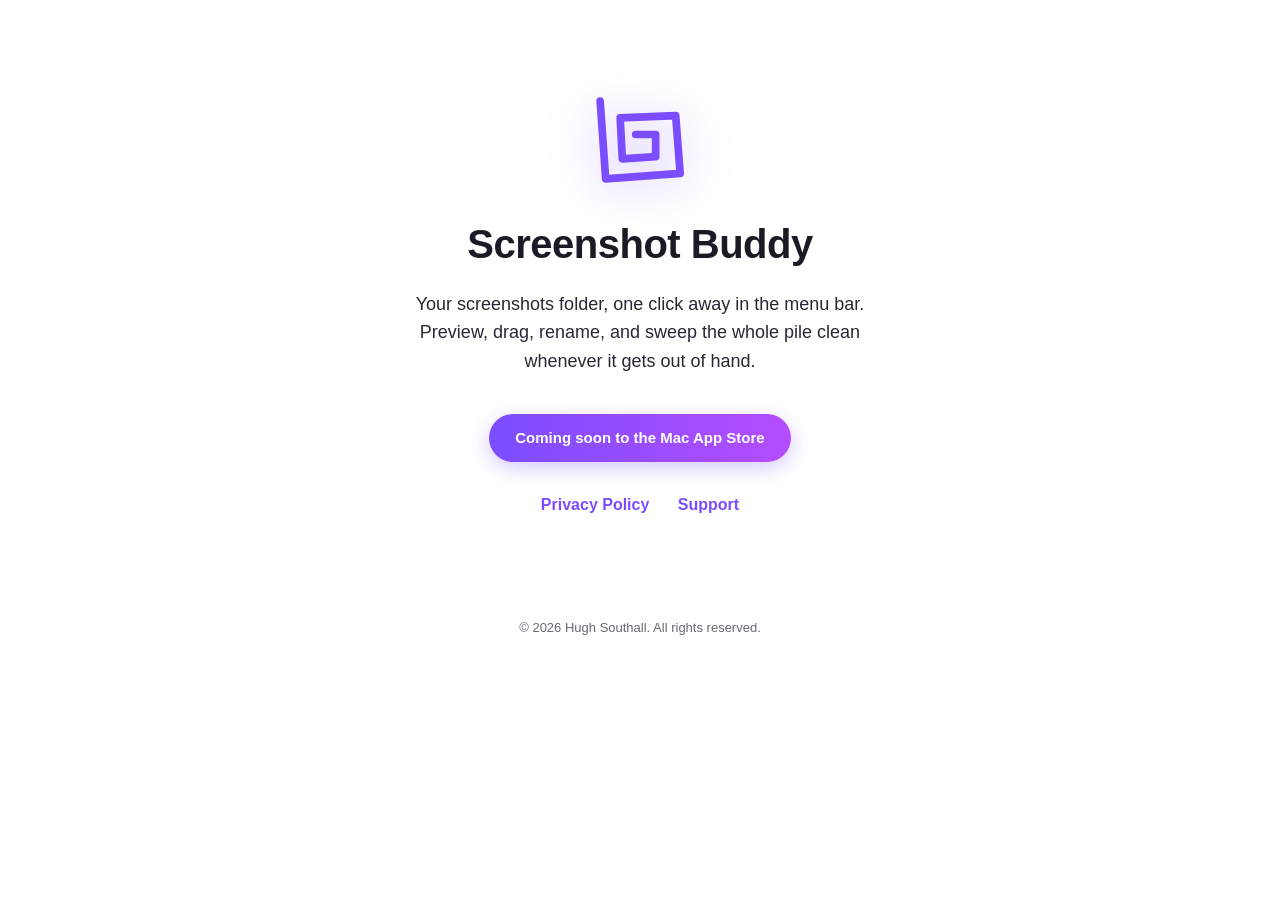
<file: docs/index.html>
<!DOCTYPE html>
<html lang="en">
<head>
<meta charset="utf-8">
<meta name="viewport" content="width=device-width, initial-scale=1">
<title>Screenshot Buddy</title>
<link rel="stylesheet" href="style.css">
<style>
  .hero { text-align: center; padding: 40px 0 20px; }
  .hero svg { width: 88px; height: 88px; filter: drop-shadow(0 6px 24px rgba(123,77,255,.35)); margin-bottom: 20px; }
  .hero h1 { font-size: 40px; }
  .hero .lead { max-width: 460px; margin: 14px auto 0; }
  .links { text-align: center; margin-top: 30px; }
  .links a:not(.pill) { margin: 0 12px; font-weight: 600; }
</style>
</head>
<body>
<div class="wrap">
  <div class="hero">
    <svg viewBox="260 242 528 518" xmlns="http://www.w3.org/2000/svg"><path fill="none" stroke="#7B4DFF" stroke-width="46" stroke-linecap="round" stroke-linejoin="round" d="M498 468 L618 468 L618 601 L418 614 L405 368 L738 355 L765 701 L318 734 L285 268"/></svg>
    <h1>Screenshot Buddy</h1>
    <p class="lead">Your screenshots folder, one click away in the menu bar. Preview, drag, rename, and sweep the whole pile clean whenever it gets out of hand.</p>
    <div class="links">
      <a class="pill" href="#">Coming soon to the Mac App Store</a>
    </div>
    <div class="links">
      <a href="privacy.html">Privacy Policy</a>
      <a href="support.html">Support</a>
    </div>
  </div>
  <footer style="text-align:center; border:none;">© 2026 Hugh Southall. All rights reserved.</footer>
</div>
</body>
</html>
</file>
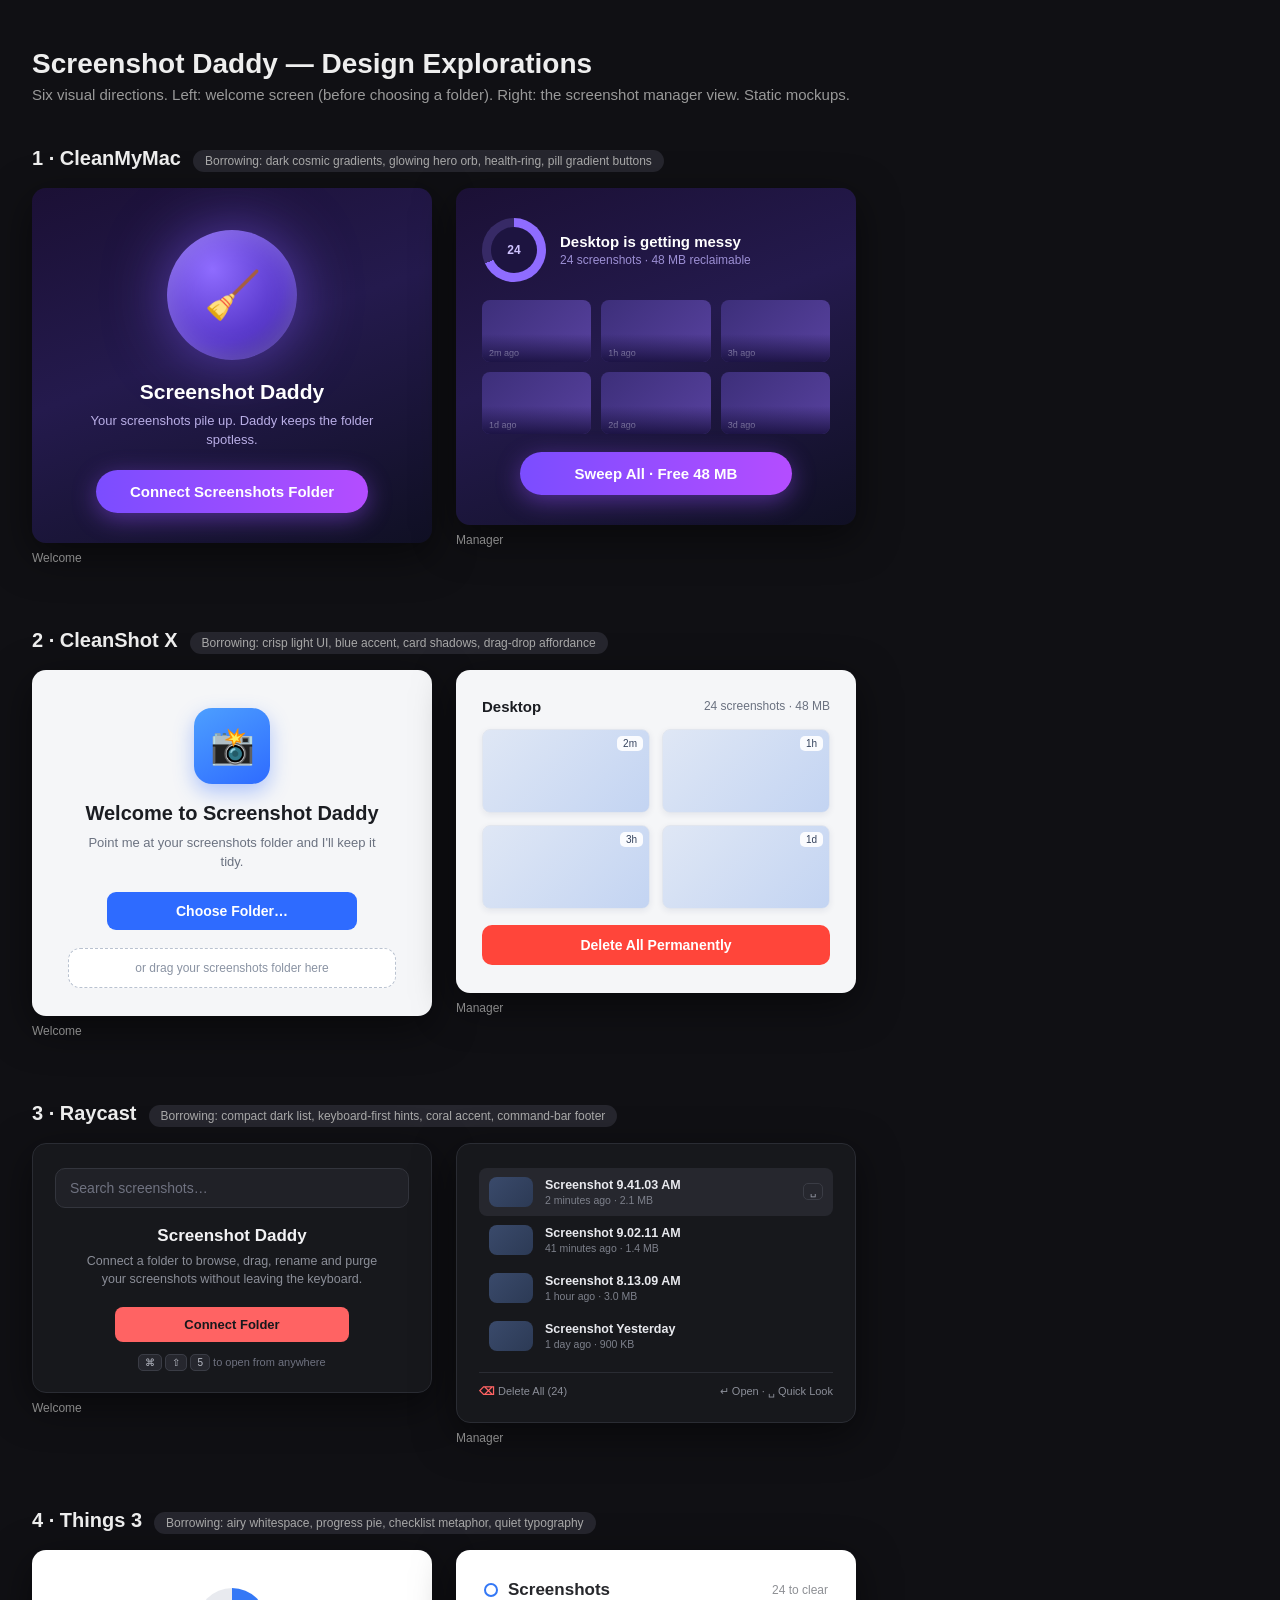
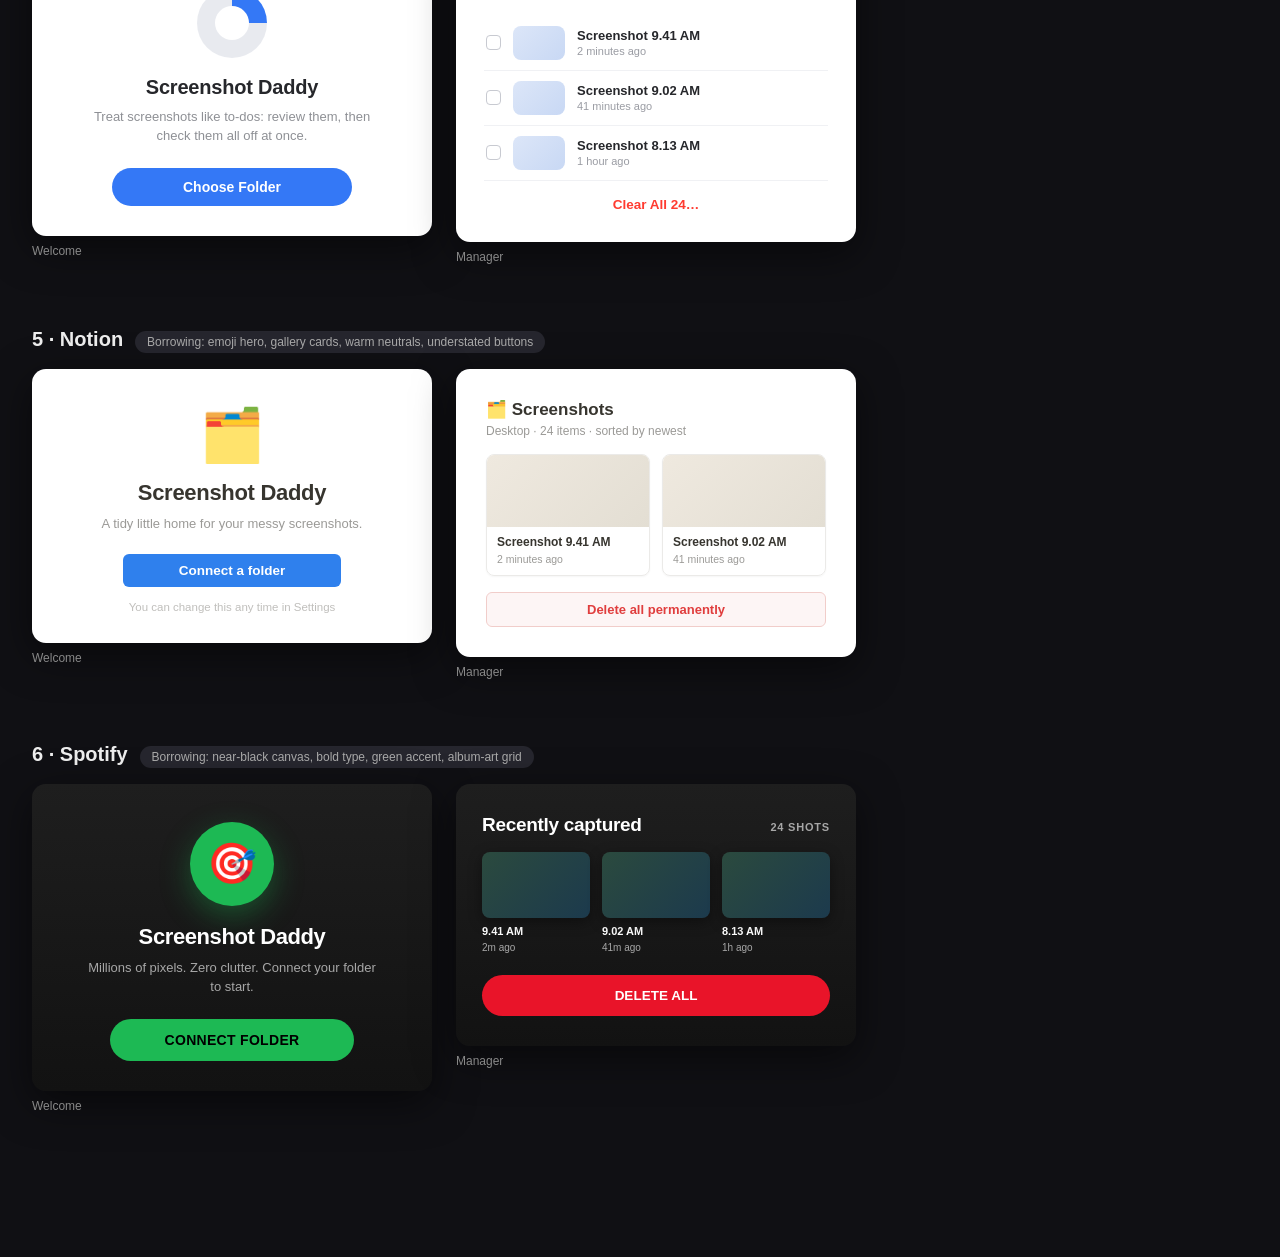
<file: design-explorations.html>
<!DOCTYPE html>
<html lang="en">
<head>
<meta charset="utf-8">
<title>Screenshot Daddy — Design Explorations</title>
<style>
  * { margin: 0; padding: 0; box-sizing: border-box; }
  body {
    font-family: -apple-system, BlinkMacSystemFont, "SF Pro Text", Helvetica, Arial, sans-serif;
    background: #101014; color: #eee; padding: 48px 32px 80px;
  }
  h1 { font-size: 28px; font-weight: 700; margin-bottom: 6px; }
  .sub { color: #999; margin-bottom: 44px; font-size: 15px; }
  .row { margin-bottom: 64px; }
  .row-head { display: flex; align-items: baseline; gap: 12px; margin-bottom: 16px; }
  .row-head h2 { font-size: 20px; font-weight: 650; }
  .badge { font-size: 12px; color: #aaa; background: #26262e; border-radius: 20px; padding: 4px 12px; }
  .pair { display: flex; gap: 24px; flex-wrap: wrap; }
  .shot { width: 400px; border-radius: 14px; overflow: hidden; box-shadow: 0 12px 40px rgba(0,0,0,.5); flex-shrink: 0; }
  .cap { font-size: 12px; color: #888; margin-top: 8px; }
  .col { display: flex; flex-direction: column; }

  /* ---------- shared bits ---------- */
  .thumb { border-radius: 8px; position: relative; overflow: hidden; }
  .thumb::after { content: ""; position: absolute; inset: 0; }

  /* =========== 1. CleanMyMac =========== */
  .cmm { background: linear-gradient(160deg, #1b1035 0%, #241a4d 45%, #101024 100%); padding: 30px 26px; }
  .cmm-orb {
    width: 130px; height: 130px; margin: 12px auto 20px; border-radius: 50%;
    background: radial-gradient(circle at 35% 30%, #8f6cff, #5636c9 60%, #2c1b72);
    box-shadow: 0 0 60px rgba(130,90,255,.55), inset 0 0 30px rgba(255,255,255,.25);
    display: flex; align-items: center; justify-content: center; font-size: 46px;
  }
  .cmm h3 { text-align: center; font-size: 21px; font-weight: 700; color: #fff; }
  .cmm p { text-align: center; color: #b9aee6; font-size: 13px; margin: 8px 20px 20px; line-height: 1.45; }
  .cmm-btn {
    display: block; margin: 0 auto; width: 78%; padding: 13px; text-align: center; border-radius: 30px;
    background: linear-gradient(90deg, #7b4dff, #b44dff); color: #fff; font-weight: 650; font-size: 15px;
    box-shadow: 0 6px 24px rgba(150,80,255,.45);
  }
  .cmm-meter { display: flex; align-items: center; gap: 14px; margin-bottom: 18px; }
  .cmm-ring {
    width: 64px; height: 64px; border-radius: 50%; flex-shrink: 0;
    background: conic-gradient(#8f6cff 0 68%, #372a66 68% 100%);
    display: flex; align-items: center; justify-content: center;
  }
  .cmm-ring span { width: 46px; height: 46px; border-radius: 50%; background: #1d1440; display: flex; align-items: center; justify-content: center; font-size: 12px; font-weight: 700; color: #cfc3ff; }
  .cmm-meter .col b { color: #fff; font-size: 15px; }
  .cmm-meter .col small { color: #9c8fd4; font-size: 12px; margin-top: 3px; }
  .cmm-grid { display: grid; grid-template-columns: 1fr 1fr 1fr; gap: 10px; margin-bottom: 18px; }
  .cmm-grid .thumb { height: 62px; background: linear-gradient(135deg, #3d2f7a, #57419e); }
  .cmm-grid .thumb::after { background: linear-gradient(180deg, transparent 55%, rgba(10,5,40,.7)); }
  .cmm-grid .thumb i { position: absolute; bottom: 4px; left: 7px; font-style: normal; font-size: 9px; color: #d8cfff; }

  /* =========== 2. CleanShot X =========== */
  .csx { background: #f5f6f8; padding: 28px 26px; color: #1b1d22; }
  .csx-icon { width: 76px; height: 76px; border-radius: 18px; margin: 10px auto 18px;
    background: linear-gradient(150deg, #4d9fff, #2e6bff); display: flex; align-items: center; justify-content: center; font-size: 36px;
    box-shadow: 0 8px 20px rgba(46,107,255,.35); }
  .csx h3 { text-align: center; font-size: 20px; font-weight: 700; }
  .csx p { text-align: center; color: #6b7280; font-size: 13px; margin: 8px 26px 20px; line-height: 1.5; }
  .csx-btn { display: block; margin: 0 auto; width: 72%; padding: 11px; text-align: center; border-radius: 9px;
    background: #2e6bff; color: #fff; font-weight: 600; font-size: 14px; }
  .csx-drop { border: 1.5px dashed #b9c2d0; border-radius: 12px; margin: 18px 10px 0; padding: 12px; text-align: center; color: #8a93a3; font-size: 12px; background: #fff; }
  .csx-bar { display: flex; align-items: center; justify-content: space-between; margin-bottom: 14px; }
  .csx-bar b { font-size: 15px; }
  .csx-bar span { font-size: 12px; color: #6b7280; }
  .csx-grid { display: grid; grid-template-columns: 1fr 1fr; gap: 12px; }
  .csx-grid .thumb { height: 84px; background: linear-gradient(135deg, #dfe7f5, #c3d4f2); border: 1px solid #e2e6ee; box-shadow: 0 2px 6px rgba(20,40,90,.08); }
  .csx-grid .thumb i { position: absolute; top: 6px; right: 6px; font-style: normal; font-size: 10px; background: rgba(255,255,255,.9); border-radius: 5px; padding: 2px 6px; color: #33415c; }
  .csx-del { margin-top: 16px; display: block; width: 100%; padding: 12px; text-align: center; border-radius: 10px; background: #ff453a; color: #fff; font-weight: 650; font-size: 14px; }

  /* =========== 3. Raycast =========== */
  .ray { background: #17181c; padding: 24px 22px; border: 1px solid #2a2c33; }
  .ray-search { background: #202127; border: 1px solid #33353d; border-radius: 10px; padding: 11px 14px; color: #6f7280; font-size: 14px; margin-bottom: 18px; }
  .ray h3 { font-size: 17px; font-weight: 650; color: #f2f2f4; text-align: center; margin-bottom: 6px; }
  .ray p { color: #8b8e98; font-size: 12.5px; text-align: center; margin: 0 24px 18px; line-height: 1.5; }
  .ray-btn { display: block; margin: 0 auto; width: 66%; padding: 10px; text-align: center; border-radius: 8px; background: #ff6363; color: #17181c; font-weight: 700; font-size: 13px; }
  .ray-kbd { text-align: center; margin-top: 14px; color: #6f7280; font-size: 11px; }
  .ray-kbd kbd { background: #26272e; border: 1px solid #3a3c45; border-radius: 5px; padding: 2px 6px; font-family: inherit; font-size: 10px; color: #b9bcc6; }
  .ray-item { display: flex; align-items: center; gap: 12px; padding: 9px 10px; border-radius: 8px; }
  .ray-item.sel { background: #26272e; }
  .ray-item .thumb { width: 44px; height: 30px; flex-shrink: 0; background: linear-gradient(135deg, #3a4a6b, #2c3a55); }
  .ray-item .col b { font-size: 12.5px; color: #e8e9ee; font-weight: 550; }
  .ray-item .col small { font-size: 10.5px; color: #7d808b; margin-top: 2px; }
  .ray-item kbd { margin-left: auto; background: #26272e; border: 1px solid #3a3c45; border-radius: 5px; padding: 2px 6px; font-size: 10px; color: #9a9daa; font-family: inherit; }
  .ray-footer { display: flex; justify-content: space-between; border-top: 1px solid #2a2c33; margin-top: 12px; padding-top: 12px; font-size: 11px; color: #8b8e98; }
  .ray-footer b { color: #ff6363; }

  /* =========== 4. Things 3 =========== */
  .thg { background: #ffffff; padding: 30px 28px; color: #26272b; }
  .thg-pie { width: 70px; height: 70px; margin: 8px auto 18px; border-radius: 50%;
    background: conic-gradient(#3478f6 0 25%, #e8eaef 25% 100%); position: relative; }
  .thg-pie::after { content: ""; position: absolute; inset: 18px; background: #fff; border-radius: 50%; }
  .thg h3 { text-align: center; font-size: 20px; font-weight: 700; letter-spacing: -.2px; }
  .thg p { text-align: center; color: #8e9095; font-size: 13px; margin: 8px 30px 22px; line-height: 1.5; }
  .thg-btn { display: block; margin: 0 auto; width: 70%; padding: 11px; text-align: center; border-radius: 22px; background: #3478f6; color: #fff; font-weight: 600; font-size: 14px; }
  .thg-head { display: flex; align-items: center; gap: 10px; margin-bottom: 16px; }
  .thg-head .dot { width: 14px; height: 14px; border-radius: 50%; border: 2.5px solid #3478f6; }
  .thg-head b { font-size: 17px; font-weight: 700; }
  .thg-head span { margin-left: auto; font-size: 12px; color: #8e9095; }
  .thg-item { display: flex; align-items: center; gap: 12px; padding: 10px 2px; border-bottom: 1px solid #f0f1f4; }
  .thg-item .chk { width: 15px; height: 15px; border-radius: 4px; border: 1.5px solid #c8cad1; flex-shrink: 0; }
  .thg-item .thumb { width: 52px; height: 34px; background: linear-gradient(135deg, #dce6f8, #c8d8f4); }
  .thg-item .col b { font-size: 13px; font-weight: 550; }
  .thg-item .col small { font-size: 11px; color: #9a9ca3; margin-top: 2px; }
  .thg-clear { margin-top: 16px; text-align: center; color: #ff3b30; font-weight: 600; font-size: 13.5px; }

  /* =========== 5. Notion =========== */
  .ntn { background: #ffffff; padding: 30px 30px; color: #37352f; font-family: -apple-system, "Segoe UI", sans-serif; }
  .ntn-emoji { font-size: 52px; text-align: center; margin: 6px 0 14px; }
  .ntn h3 { text-align: center; font-size: 22px; font-weight: 700; letter-spacing: -.3px; }
  .ntn p { text-align: center; color: #9b9a97; font-size: 13px; margin: 8px 28px 20px; line-height: 1.55; }
  .ntn-btn { display: block; margin: 0 auto; width: 64%; padding: 9px; text-align: center; border-radius: 6px; background: #2f80ed; color: #fff; font-weight: 550; font-size: 13.5px; }
  .ntn-hint { text-align: center; margin-top: 14px; color: #c0bfbc; font-size: 11.5px; }
  .ntn-head { font-size: 17px; font-weight: 700; margin-bottom: 4px; display: flex; align-items: center; gap: 8px; }
  .ntn-sub { font-size: 12px; color: #9b9a97; margin-bottom: 16px; }
  .ntn-grid { display: grid; grid-template-columns: 1fr 1fr; gap: 12px; }
  .ntn-card { border: 1px solid #ebeae8; border-radius: 8px; overflow: hidden; box-shadow: 0 1px 2px rgba(0,0,0,.04); }
  .ntn-card .thumb { height: 72px; border-radius: 0; background: linear-gradient(135deg, #efe9df, #e3ded3); }
  .ntn-card .meta { padding: 8px 10px; }
  .ntn-card .meta b { font-size: 12px; font-weight: 600; display: block; }
  .ntn-card .meta small { font-size: 10.5px; color: #9b9a97; }
  .ntn-del { margin-top: 16px; display: block; text-align: center; padding: 9px; border: 1px solid #f1cdca; color: #e03e3e; border-radius: 6px; font-size: 13px; font-weight: 550; background: #fdf5f5; }

  /* =========== 6. Spotify =========== */
  .spt { background: linear-gradient(180deg, #1e1e1e 0%, #121212 100%); padding: 30px 26px; }
  .spt-icon { width: 84px; height: 84px; border-radius: 50%; margin: 8px auto 18px; background: #1db954;
    display: flex; align-items: center; justify-content: center; font-size: 40px; box-shadow: 0 10px 30px rgba(29,185,84,.35); }
  .spt h3 { text-align: center; font-size: 22px; font-weight: 800; color: #fff; letter-spacing: -.4px; }
  .spt p { text-align: center; color: #a7a7a7; font-size: 13px; margin: 8px 26px 22px; line-height: 1.5; }
  .spt-btn { display: block; margin: 0 auto; width: 70%; padding: 13px; text-align: center; border-radius: 30px; background: #1db954; color: #000; font-weight: 750; font-size: 14px; letter-spacing: .3px; }
  .spt-head { display: flex; align-items: baseline; justify-content: space-between; margin-bottom: 16px; }
  .spt-head b { color: #fff; font-size: 19px; font-weight: 800; letter-spacing: -.3px; }
  .spt-head span { color: #a7a7a7; font-size: 11px; font-weight: 650; letter-spacing: .8px; }
  .spt-grid { display: grid; grid-template-columns: 1fr 1fr 1fr; gap: 12px; }
  .spt-cell .thumb { height: 66px; background: linear-gradient(135deg, #2b4a3e, #1c3a4d); box-shadow: 0 4px 14px rgba(0,0,0,.4); }
  .spt-cell b { display: block; color: #fff; font-size: 11px; font-weight: 650; margin-top: 7px; }
  .spt-cell small { color: #a7a7a7; font-size: 10px; }
  .spt-del { margin-top: 20px; display: block; width: 100%; padding: 13px; text-align: center; border-radius: 30px; background: #e91429; color: #fff; font-weight: 750; font-size: 13.5px; }
</style>
</head>
<body>
  <h1>Screenshot Daddy — Design Explorations</h1>
  <div class="sub">Six visual directions. Left: welcome screen (before choosing a folder). Right: the screenshot manager view. Static mockups.</div>

  <!-- 1. CleanMyMac -->
  <div class="row">
    <div class="row-head"><h2>1 · CleanMyMac</h2><span class="badge">Borrowing: dark cosmic gradients, glowing hero orb, health-ring, pill gradient buttons</span></div>
    <div class="pair">
      <div>
        <div class="shot cmm">
          <div class="cmm-orb">🧹</div>
          <h3>Screenshot Daddy</h3>
          <p>Your screenshots pile up. Daddy keeps the folder spotless.</p>
          <div class="cmm-btn">Connect Screenshots Folder</div>
        </div>
        <div class="cap">Welcome</div>
      </div>
      <div>
        <div class="shot cmm">
          <div class="cmm-meter">
            <div class="cmm-ring"><span>24</span></div>
            <div class="col"><b>Desktop is getting messy</b><small>24 screenshots · 48 MB reclaimable</small></div>
          </div>
          <div class="cmm-grid">
            <div class="thumb"><i>2m ago</i></div><div class="thumb"><i>1h ago</i></div><div class="thumb"><i>3h ago</i></div>
            <div class="thumb"><i>1d ago</i></div><div class="thumb"><i>2d ago</i></div><div class="thumb"><i>3d ago</i></div>
          </div>
          <div class="cmm-btn">Sweep All · Free 48 MB</div>
        </div>
        <div class="cap">Manager</div>
      </div>
    </div>
  </div>

  <!-- 2. CleanShot X -->
  <div class="row">
    <div class="row-head"><h2>2 · CleanShot X</h2><span class="badge">Borrowing: crisp light UI, blue accent, card shadows, drag-drop affordance</span></div>
    <div class="pair">
      <div>
        <div class="shot csx">
          <div class="csx-icon">📸</div>
          <h3>Welcome to Screenshot Daddy</h3>
          <p>Point me at your screenshots folder and I'll keep it tidy.</p>
          <div class="csx-btn">Choose Folder…</div>
          <div class="csx-drop">or drag your screenshots folder here</div>
        </div>
        <div class="cap">Welcome</div>
      </div>
      <div>
        <div class="shot csx">
          <div class="csx-bar"><b>Desktop</b><span>24 screenshots · 48 MB</span></div>
          <div class="csx-grid">
            <div class="thumb"><i>2m</i></div><div class="thumb"><i>1h</i></div>
            <div class="thumb"><i>3h</i></div><div class="thumb"><i>1d</i></div>
          </div>
          <div class="csx-del">Delete All Permanently</div>
        </div>
        <div class="cap">Manager</div>
      </div>
    </div>
  </div>

  <!-- 3. Raycast -->
  <div class="row">
    <div class="row-head"><h2>3 · Raycast</h2><span class="badge">Borrowing: compact dark list, keyboard-first hints, coral accent, command-bar footer</span></div>
    <div class="pair">
      <div>
        <div class="shot ray">
          <div class="ray-search">Search screenshots…</div>
          <h3>Screenshot Daddy</h3>
          <p>Connect a folder to browse, drag, rename and purge your screenshots without leaving the keyboard.</p>
          <div class="ray-btn">Connect Folder</div>
          <div class="ray-kbd"><kbd>⌘</kbd> <kbd>⇧</kbd> <kbd>5</kbd> to open from anywhere</div>
        </div>
        <div class="cap">Welcome</div>
      </div>
      <div>
        <div class="shot ray">
          <div class="ray-item sel"><div class="thumb"></div><div class="col"><b>Screenshot 9.41.03 AM</b><small>2 minutes ago · 2.1 MB</small></div><kbd>␣</kbd></div>
          <div class="ray-item"><div class="thumb"></div><div class="col"><b>Screenshot 9.02.11 AM</b><small>41 minutes ago · 1.4 MB</small></div></div>
          <div class="ray-item"><div class="thumb"></div><div class="col"><b>Screenshot 8.13.09 AM</b><small>1 hour ago · 3.0 MB</small></div></div>
          <div class="ray-item"><div class="thumb"></div><div class="col"><b>Screenshot Yesterday</b><small>1 day ago · 900 KB</small></div></div>
          <div class="ray-footer"><span><b>⌫</b> Delete All (24)</span><span><kbd>↵</kbd> Open · <kbd>␣</kbd> Quick Look</span></div>
        </div>
        <div class="cap">Manager</div>
      </div>
    </div>
  </div>

  <!-- 4. Things 3 -->
  <div class="row">
    <div class="row-head"><h2>4 · Things 3</h2><span class="badge">Borrowing: airy whitespace, progress pie, checklist metaphor, quiet typography</span></div>
    <div class="pair">
      <div>
        <div class="shot thg">
          <div class="thg-pie"></div>
          <h3>Screenshot Daddy</h3>
          <p>Treat screenshots like to-dos: review them, then check them all off at once.</p>
          <div class="thg-btn">Choose Folder</div>
        </div>
        <div class="cap">Welcome</div>
      </div>
      <div>
        <div class="shot thg">
          <div class="thg-head"><div class="dot"></div><b>Screenshots</b><span>24 to clear</span></div>
          <div class="thg-item"><div class="chk"></div><div class="thumb"></div><div class="col"><b>Screenshot 9.41 AM</b><small>2 minutes ago</small></div></div>
          <div class="thg-item"><div class="chk"></div><div class="thumb"></div><div class="col"><b>Screenshot 9.02 AM</b><small>41 minutes ago</small></div></div>
          <div class="thg-item"><div class="chk"></div><div class="thumb"></div><div class="col"><b>Screenshot 8.13 AM</b><small>1 hour ago</small></div></div>
          <div class="thg-clear">Clear All 24…</div>
        </div>
        <div class="cap">Manager</div>
      </div>
    </div>
  </div>

  <!-- 5. Notion -->
  <div class="row">
    <div class="row-head"><h2>5 · Notion</h2><span class="badge">Borrowing: emoji hero, gallery cards, warm neutrals, understated buttons</span></div>
    <div class="pair">
      <div>
        <div class="shot ntn">
          <div class="ntn-emoji">🗂️</div>
          <h3>Screenshot Daddy</h3>
          <p>A tidy little home for your messy screenshots.</p>
          <div class="ntn-btn">Connect a folder</div>
          <div class="ntn-hint">You can change this any time in Settings</div>
        </div>
        <div class="cap">Welcome</div>
      </div>
      <div>
        <div class="shot ntn">
          <div class="ntn-head">🗂️ Screenshots</div>
          <div class="ntn-sub">Desktop · 24 items · sorted by newest</div>
          <div class="ntn-grid">
            <div class="ntn-card"><div class="thumb"></div><div class="meta"><b>Screenshot 9.41 AM</b><small>2 minutes ago</small></div></div>
            <div class="ntn-card"><div class="thumb"></div><div class="meta"><b>Screenshot 9.02 AM</b><small>41 minutes ago</small></div></div>
          </div>
          <div class="ntn-del">Delete all permanently</div>
        </div>
        <div class="cap">Manager</div>
      </div>
    </div>
  </div>

  <!-- 6. Spotify -->
  <div class="row">
    <div class="row-head"><h2>6 · Spotify</h2><span class="badge">Borrowing: near-black canvas, bold type, green accent, album-art grid</span></div>
    <div class="pair">
      <div>
        <div class="shot spt">
          <div class="spt-icon">🎯</div>
          <h3>Screenshot Daddy</h3>
          <p>Millions of pixels. Zero clutter. Connect your folder to start.</p>
          <div class="spt-btn">CONNECT FOLDER</div>
        </div>
        <div class="cap">Welcome</div>
      </div>
      <div>
        <div class="shot spt">
          <div class="spt-head"><b>Recently captured</b><span>24 SHOTS</span></div>
          <div class="spt-grid">
            <div class="spt-cell"><div class="thumb"></div><b>9.41 AM</b><small>2m ago</small></div>
            <div class="spt-cell"><div class="thumb"></div><b>9.02 AM</b><small>41m ago</small></div>
            <div class="spt-cell"><div class="thumb"></div><b>8.13 AM</b><small>1h ago</small></div>
          </div>
          <div class="spt-del">DELETE ALL</div>
        </div>
        <div class="cap">Manager</div>
      </div>
    </div>
  </div>
</body>
</html>
</file>
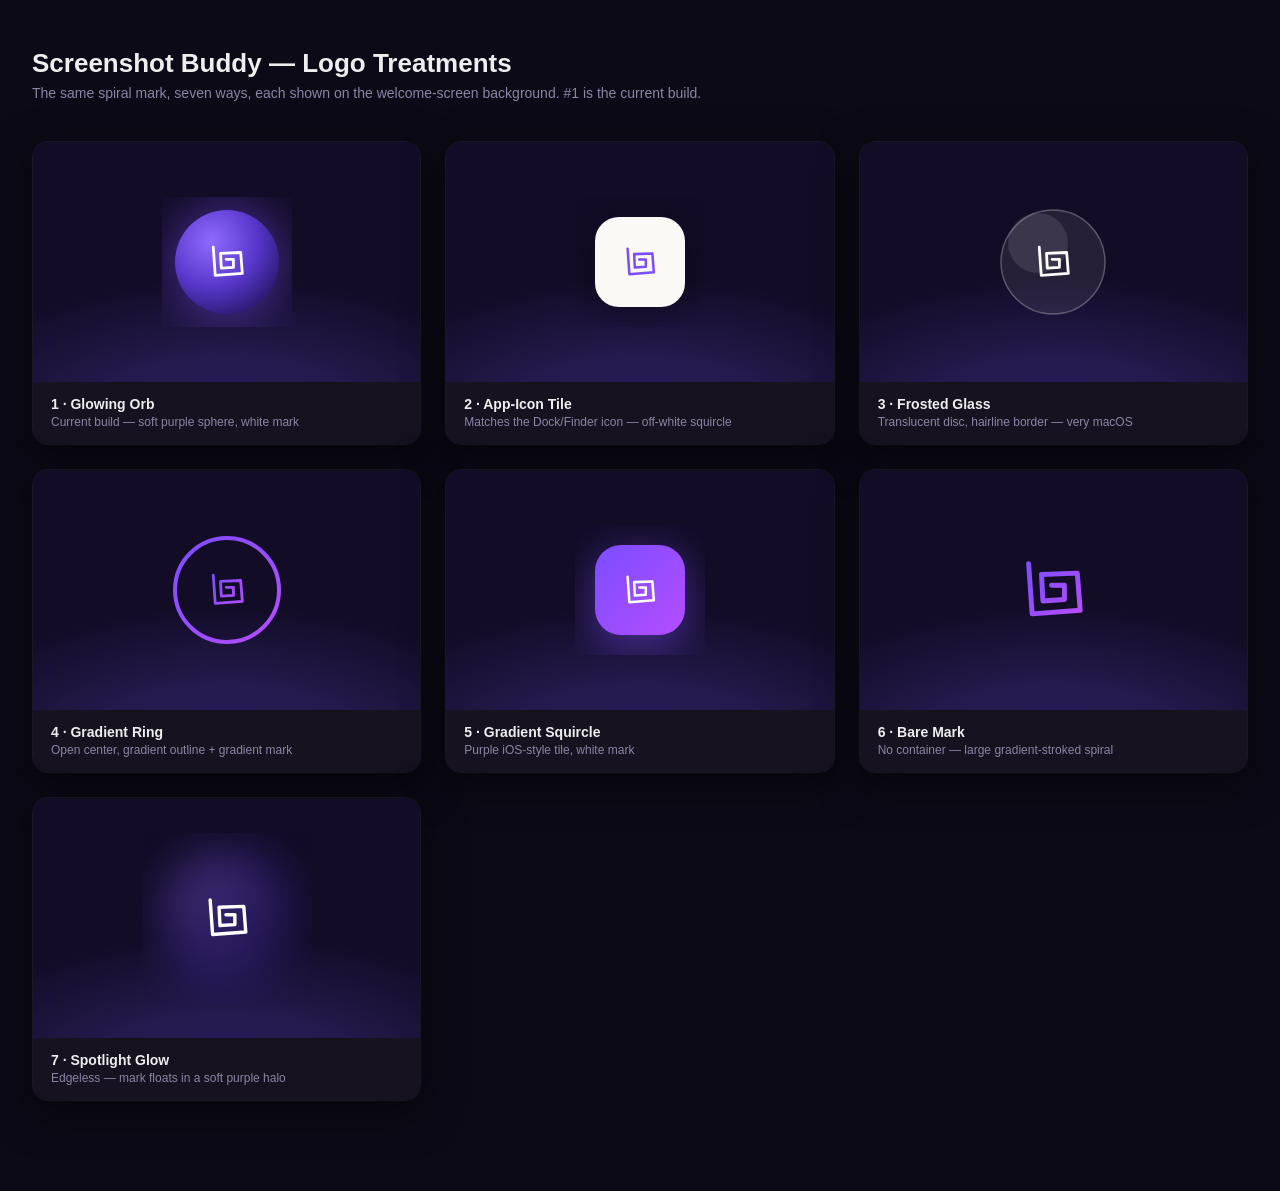
<file: icon-treatments.html>
<!DOCTYPE html>
<html lang="en">
<head>
<meta charset="utf-8">
<title>Screenshot Buddy — Icon Treatments</title>
<style>
  * { margin: 0; padding: 0; box-sizing: border-box; }
  body { font-family: -apple-system, BlinkMacSystemFont, "SF Pro Display", Helvetica, sans-serif;
    background: #0c0a16; color: #eee; padding: 48px 32px 90px; }
  h1 { font-size: 26px; font-weight: 700; margin-bottom: 6px; }
  .sub { color: #8b85a5; margin-bottom: 40px; font-size: 14px; }
  .grid { display: grid; grid-template-columns: repeat(auto-fill, minmax(300px, 1fr)); gap: 24px; }
  .card { border-radius: 16px; overflow: hidden; box-shadow: 0 12px 40px rgba(0,0,0,.5); border: 1px solid rgba(255,255,255,.06); }
  /* the welcome-screen backdrop so each treatment is judged in context */
  .stage { height: 240px; display: flex; align-items: center; justify-content: center;
    background: radial-gradient(ellipse 80% 62% at 50% 118%, #2c1a5e 0%, #241a4d 46%, #120c26 100%); }
  .label { padding: 14px 18px; background: #16121f; }
  .label b { font-size: 14px; font-weight: 650; display: block; }
  .label span { font-size: 12px; color: #8b85a5; }
  svg.mark { display: block; }
</style>
</head>
<body>
  <h1>Screenshot Buddy — Logo Treatments</h1>
  <div class="sub">The same spiral mark, seven ways, each shown on the welcome-screen background. #1 is the current build.</div>

  <!-- shared SVG defs -->
  <svg width="0" height="0" style="position:absolute">
    <defs>
      <symbol id="spiral" viewBox="0 0 1024 1024">
        <path fill="none" stroke-width="46" stroke-linecap="round" stroke-linejoin="round"
          d="M498 468 L618 468 L618 601 L418 614 L405 368 L738 355 L765 701 L318 734 L285 268"/>
      </symbol>
      <linearGradient id="pill" x1="0" y1="0" x2="1" y2="1">
        <stop offset="0" stop-color="#7b4dff"/><stop offset="1" stop-color="#b44dff"/>
      </linearGradient>
      <radialGradient id="orbFill" cx="35%" cy="30%" r="75%">
        <stop offset="0" stop-color="#8f6cff"/><stop offset="60%" stop-color="#5636c9"/><stop offset="100%" stop-color="#2c1b72"/>
      </radialGradient>
    </defs>
  </svg>

  <div class="grid">

    <!-- 1. Current: glowing orb -->
    <div class="card">
      <div class="stage">
        <svg class="mark" width="130" height="130" viewBox="0 0 130 130">
          <circle cx="65" cy="65" r="52" fill="url(#orbFill)" style="filter:drop-shadow(0 0 26px rgba(123,77,255,.6))"/>
          <use href="#spiral" x="34" y="34" width="62" height="62" stroke="#fff"/>
        </svg>
      </div>
      <div class="label"><b>1 · Glowing Orb</b><span>Current build — soft purple sphere, white mark</span></div>
    </div>

    <!-- 2. App-icon tile -->
    <div class="card">
      <div class="stage">
        <svg class="mark" width="130" height="130" viewBox="0 0 130 130">
          <rect x="20" y="20" width="90" height="90" rx="24" fill="#FAF9F5" style="filter:drop-shadow(0 8px 18px rgba(0,0,0,.35))"/>
          <use href="#spiral" x="37" y="37" width="56" height="56" stroke="#7B4DFF"/>
        </svg>
      </div>
      <div class="label"><b>2 · App-Icon Tile</b><span>Matches the Dock/Finder icon — off-white squircle</span></div>
    </div>

    <!-- 3. Glassmorphic -->
    <div class="card">
      <div class="stage">
        <svg class="mark" width="130" height="130" viewBox="0 0 130 130">
          <circle cx="65" cy="65" r="52" fill="rgba(255,255,255,0.08)" stroke="rgba(255,255,255,0.28)" stroke-width="1.5"/>
          <circle cx="50" cy="46" r="30" fill="rgba(255,255,255,0.10)"/>
          <use href="#spiral" x="34" y="34" width="62" height="62" stroke="#fff"/>
        </svg>
      </div>
      <div class="label"><b>3 · Frosted Glass</b><span>Translucent disc, hairline border — very macOS</span></div>
    </div>

    <!-- 4. Gradient ring, open center -->
    <div class="card">
      <div class="stage">
        <svg class="mark" width="130" height="130" viewBox="0 0 130 130">
          <circle cx="65" cy="65" r="52" fill="none" stroke="url(#pill)" stroke-width="4"/>
          <use href="#spiral" x="34" y="34" width="62" height="62" stroke="url(#pill)"/>
        </svg>
      </div>
      <div class="label"><b>4 · Gradient Ring</b><span>Open center, gradient outline + gradient mark</span></div>
    </div>

    <!-- 5. Gradient squircle (iOS style) -->
    <div class="card">
      <div class="stage">
        <svg class="mark" width="130" height="130" viewBox="0 0 130 130">
          <rect x="20" y="20" width="90" height="90" rx="26" fill="url(#pill)" style="filter:drop-shadow(0 10px 22px rgba(123,77,255,.5))"/>
          <use href="#spiral" x="37" y="37" width="56" height="56" stroke="#fff"/>
        </svg>
      </div>
      <div class="label"><b>5 · Gradient Squircle</b><span>Purple iOS-style tile, white mark</span></div>
    </div>

    <!-- 6. Bare mark, gradient stroke -->
    <div class="card">
      <div class="stage">
        <svg class="mark" width="150" height="150" viewBox="0 0 150 150">
          <use href="#spiral" x="20" y="20" width="110" height="110" stroke="url(#pill)"/>
        </svg>
      </div>
      <div class="label"><b>6 · Bare Mark</b><span>No container — large gradient-stroked spiral</span></div>
    </div>

    <!-- 7. Spotlight -->
    <div class="card">
      <div class="stage">
        <svg class="mark" width="170" height="170" viewBox="0 0 170 170">
          <circle cx="85" cy="85" r="70" fill="url(#orbFill)" opacity="0.35" style="filter:blur(22px)"/>
          <use href="#spiral" x="47" y="47" width="76" height="76" stroke="#fff"/>
        </svg>
      </div>
      <div class="label"><b>7 · Spotlight Glow</b><span>Edgeless — mark floats in a soft purple halo</span></div>
    </div>

  </div>
</body>
</html>
</file>
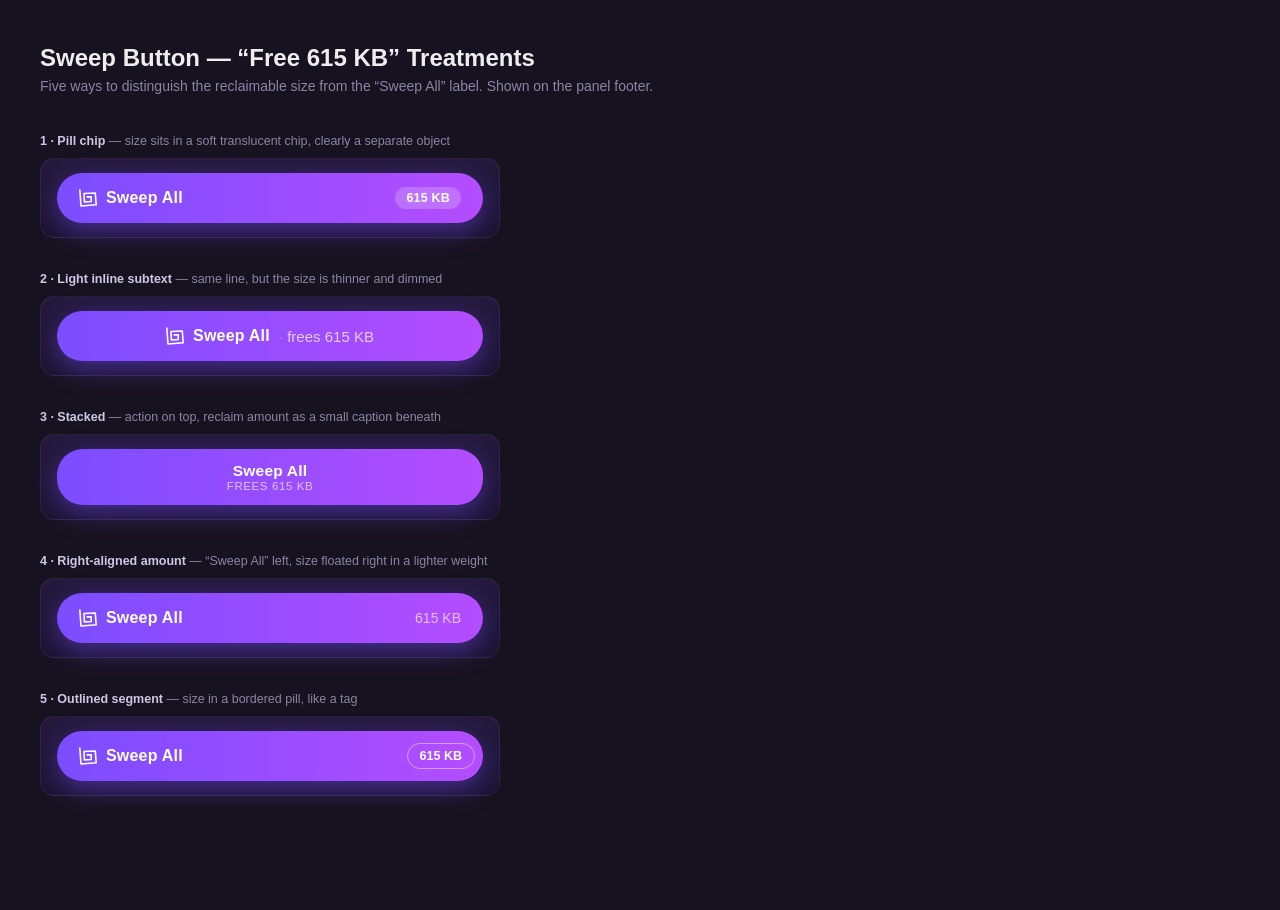
<file: sweep-button-options.html>
<!DOCTYPE html>
<html lang="en">
<head>
<meta charset="utf-8">
<title>Sweep Button — Size Treatments</title>
<style>
  * { margin: 0; padding: 0; box-sizing: border-box; }
  body { font-family: -apple-system, BlinkMacSystemFont, "SF Pro Text", Helvetica, sans-serif;
    background: #17121f; color: #eee; padding: 44px 40px 80px; }
  h1 { font-size: 24px; font-weight: 700; margin-bottom: 6px; }
  .sub { color: #8b85a5; margin-bottom: 40px; font-size: 14px; }
  .row { margin-bottom: 34px; max-width: 460px; }
  .row .desc { font-size: 12.5px; color: #8b85a5; margin-bottom: 10px; }
  .row .desc b { color: #cfc7e6; font-weight: 650; }

  /* the panel context */
  .panel { background: linear-gradient(180deg,#241a3d,#1a1330); padding: 14px 16px; border-radius: 14px; border: 1px solid rgba(255,255,255,.06); }

  .btn { display: flex; align-items: center; justify-content: center; gap: 9px;
    height: 50px; border-radius: 26px; background: linear-gradient(90deg,#7b4dff,#b44dff);
    box-shadow: 0 8px 26px rgba(123,77,255,.45); color: #fff; padding: 0 22px; position: relative; }
  .mark { width: 18px; height: 18px; flex-shrink: 0; }
  .mark path { fill: none; stroke: #fff; stroke-width: 46; stroke-linecap: round; stroke-linejoin: round; }
  .main { font-size: 16px; font-weight: 650; letter-spacing: .2px; }

  /* 1 — chip on the right */
  .b1 { justify-content: space-between; }
  .b1 .left { display: flex; align-items: center; gap: 9px; }
  .chip { font-size: 12.5px; font-weight: 650; background: rgba(255,255,255,.20); border-radius: 20px; padding: 4px 11px; letter-spacing: .2px; }

  /* 2 — lighter thin subtext inline */
  .sub2 { font-size: 15px; font-weight: 400; opacity: .72; }
  .sep { opacity: .4; font-weight: 300; }

  /* 3 — stacked two lines */
  .b3 { flex-direction: column; gap: 1px; height: 56px; }
  .b3 .main { font-size: 15.5px; line-height: 1.1; }
  .b3 .under { font-size: 11.5px; font-weight: 500; letter-spacing: .6px; text-transform: uppercase; opacity: .68; }

  /* 4 — size right-aligned, faded, own weight */
  .b4 { justify-content: space-between; }
  .b4 .left { display: flex; align-items: center; gap: 9px; }
  .b4 .size { font-size: 14px; font-weight: 500; color: rgba(255,255,255,.66); }

  /* 5 — outlined pill segment on right */
  .b5 { justify-content: space-between; padding-right: 8px; }
  .b5 .left { display: flex; align-items: center; gap: 9px; }
  .seg { font-size: 12.5px; font-weight: 600; border: 1px solid rgba(255,255,255,.45); border-radius: 20px; padding: 5px 12px; }
</style>
</head>
<body>
  <h1>Sweep Button — “Free 615 KB” Treatments</h1>
  <div class="sub">Five ways to distinguish the reclaimable size from the “Sweep All” label. Shown on the panel footer.</div>

  <svg width="0" height="0" style="position:absolute"><defs>
    <path id="sp" fill="none" stroke="#fff" stroke-width="46" stroke-linecap="round" stroke-linejoin="round"
      d="M498 468 L618 468 L618 601 L418 614 L405 368 L738 355 L765 701 L318 734 L285 268"/>
  </defs></svg>

  <!-- 1 -->
  <div class="row">
    <div class="desc"><b>1 · Pill chip</b> — size sits in a soft translucent chip, clearly a separate object</div>
    <div class="panel"><div class="btn b1">
      <div class="left"><svg class="mark" viewBox="260 242 528 518"><use href="#sp"/></svg><span class="main">Sweep All</span></div>
      <span class="chip">615 KB</span>
    </div></div>
  </div>

  <!-- 2 -->
  <div class="row">
    <div class="desc"><b>2 · Light inline subtext</b> — same line, but the size is thinner and dimmed</div>
    <div class="panel"><div class="btn">
      <svg class="mark" viewBox="260 242 528 518"><use href="#sp"/></svg>
      <span class="main">Sweep All</span>
      <span class="sub2"><span class="sep">·&nbsp;</span>frees 615 KB</span>
    </div></div>
  </div>

  <!-- 3 -->
  <div class="row">
    <div class="desc"><b>3 · Stacked</b> — action on top, reclaim amount as a small caption beneath</div>
    <div class="panel"><div class="btn b3">
      <span class="main">Sweep All</span>
      <span class="under">Frees 615 KB</span>
    </div></div>
  </div>

  <!-- 4 -->
  <div class="row">
    <div class="desc"><b>4 · Right-aligned amount</b> — “Sweep All” left, size floated right in a lighter weight</div>
    <div class="panel"><div class="btn b4">
      <div class="left"><svg class="mark" viewBox="260 242 528 518"><use href="#sp"/></svg><span class="main">Sweep All</span></div>
      <span class="size">615 KB</span>
    </div></div>
  </div>

  <!-- 5 -->
  <div class="row">
    <div class="desc"><b>5 · Outlined segment</b> — size in a bordered pill, like a tag</div>
    <div class="panel"><div class="btn b5">
      <div class="left"><svg class="mark" viewBox="260 242 528 518"><use href="#sp"/></svg><span class="main">Sweep All</span></div>
      <span class="seg">615 KB</span>
    </div></div>
  </div>

</body>
</html>
</file>
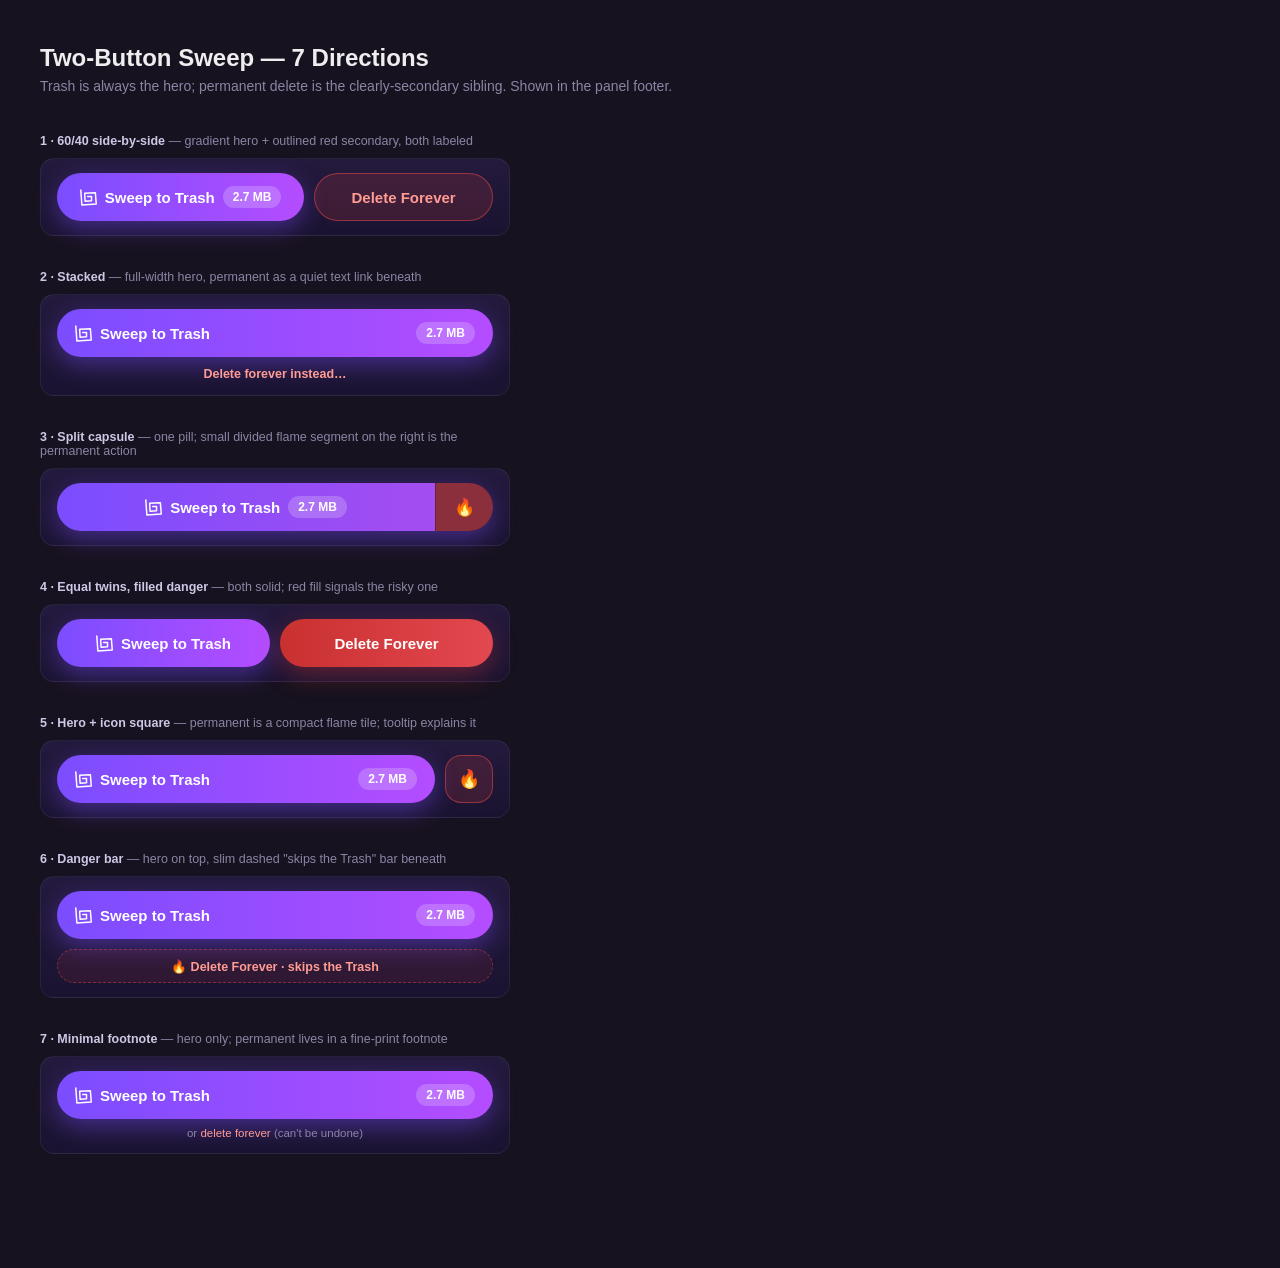
<file: sweep-two-button-options.html>
<!DOCTYPE html>
<html lang="en">
<head>
<meta charset="utf-8">
<title>Two-Button Sweep — 7 Mockups</title>
<style>
  * { margin: 0; padding: 0; box-sizing: border-box; }
  body { font-family: -apple-system, BlinkMacSystemFont, "SF Pro Text", Helvetica, sans-serif;
    background: #17121f; color: #eee; padding: 44px 40px 80px; }
  h1 { font-size: 24px; font-weight: 700; margin-bottom: 6px; }
  .sub { color: #8b85a5; margin-bottom: 40px; font-size: 14px; }
  .row { margin-bottom: 34px; max-width: 470px; }
  .row .desc { font-size: 12.5px; color: #8b85a5; margin-bottom: 10px; }
  .row .desc b { color: #cfc7e6; font-weight: 650; }
  .panel { background: linear-gradient(180deg,#241a3d,#1a1330); padding: 14px 16px; border-radius: 14px; border: 1px solid rgba(255,255,255,.06); }

  .pill { display: flex; align-items: center; justify-content: center; gap: 8px; height: 48px; border-radius: 24px;
    background: linear-gradient(90deg,#7b4dff,#b44dff); box-shadow: 0 8px 24px rgba(123,77,255,.42); color: #fff; padding: 0 18px; }
  .pill b { font-size: 15px; font-weight: 650; }
  .chip { font-size: 12px; font-weight: 650; background: rgba(255,255,255,.2); border-radius: 18px; padding: 4px 10px; }
  .mk { width: 17px; height: 17px; flex-shrink: 0; }
  .mk path { fill: none; stroke: #fff; stroke-width: 46; stroke-linecap: round; stroke-linejoin: round; }

  .danger { background: rgba(226,72,72,.16); border: 1px solid rgba(226,72,72,.55); box-shadow: none; color: #ff9c93; }
  .danger b { color: #ff9c93; }
  .dangerfill { background: linear-gradient(90deg,#c93030,#e2484f); box-shadow: 0 8px 24px rgba(220,60,60,.35); }

  .split { display: flex; gap: 10px; }
  .grow { flex: 1; }

  /* v2 stacked link */
  .textlink { text-align: center; margin-top: 10px; color: #ff9c93; font-size: 12.5px; font-weight: 550; }

  /* v3 split capsule */
  .capsule { display: flex; height: 48px; border-radius: 24px; overflow: hidden; box-shadow: 0 8px 24px rgba(123,77,255,.42); }
  .capsule .main { flex: 1; display: flex; align-items: center; justify-content: center; gap: 8px;
    background: linear-gradient(90deg,#7b4dff,#a44df0); color: #fff; }
  .capsule .main b { font-size: 15px; font-weight: 650; }
  .capsule .seg { width: 58px; display: flex; align-items: center; justify-content: center;
    background: #8b2f3c; color: #ffb3ab; font-size: 17px; border-left: 1px solid rgba(0,0,0,.25); }

  /* v5 icon square */
  .iconbtn { width: 48px; height: 48px; border-radius: 16px; display: flex; align-items: center; justify-content: center;
    background: rgba(226,72,72,.16); border: 1px solid rgba(226,72,72,.55); color: #ff9c93; font-size: 18px; flex-shrink: 0; }

  /* v6 danger bar */
  .dangerbar { margin-top: 10px; display: flex; align-items: center; justify-content: center; gap: 7px; height: 34px;
    border-radius: 17px; background: rgba(226,72,72,.10); border: 1px dashed rgba(226,72,72,.45); color: #ff9c93; font-size: 12.5px; font-weight: 550; }

  /* v7 minimal corner */
  .cornerrow { display: flex; align-items: center; gap: 10px; }
  .tinylink { color: #8b85a5; font-size: 11.5px; text-align: center; margin-top: 8px; }
  .tinylink em { font-style: normal; color: #ff9c93; }
</style>
</head>
<body>
  <h1>Two-Button Sweep — 7 Directions</h1>
  <div class="sub">Trash is always the hero; permanent delete is the clearly-secondary sibling. Shown in the panel footer.</div>

  <svg width="0" height="0" style="position:absolute"><defs>
    <path id="sp" fill="none" stroke="#fff" stroke-width="46" stroke-linecap="round" stroke-linejoin="round"
      d="M498 468 L618 468 L618 601 L418 614 L405 368 L738 355 L765 701 L318 734 L285 268"/>
  </defs></svg>

  <!-- 1 -->
  <div class="row">
    <div class="desc"><b>1 · 60/40 side-by-side</b> — gradient hero + outlined red secondary, both labeled</div>
    <div class="panel"><div class="split">
      <div class="pill grow" style="flex:1.5"><svg class="mk" viewBox="260 242 528 518"><use href="#sp"/></svg><b>Sweep to Trash</b><span class="chip">2.7 MB</span></div>
      <div class="pill danger grow"><b>Delete Forever</b></div>
    </div></div>
  </div>

  <!-- 2 -->
  <div class="row">
    <div class="desc"><b>2 · Stacked</b> — full-width hero, permanent as a quiet text link beneath</div>
    <div class="panel">
      <div class="pill"><svg class="mk" viewBox="260 242 528 518"><use href="#sp"/></svg><b>Sweep to Trash</b><span class="chip" style="margin-left:auto">2.7 MB</span></div>
      <div class="textlink">Delete forever instead…</div>
    </div>
  </div>

  <!-- 3 -->
  <div class="row">
    <div class="desc"><b>3 · Split capsule</b> — one pill; small divided flame segment on the right is the permanent action</div>
    <div class="panel"><div class="capsule">
      <div class="main"><svg class="mk" viewBox="260 242 528 518"><use href="#sp"/></svg><b>Sweep to Trash</b><span class="chip">2.7 MB</span></div>
      <div class="seg">🔥</div>
    </div></div>
  </div>

  <!-- 4 -->
  <div class="row">
    <div class="desc"><b>4 · Equal twins, filled danger</b> — both solid; red fill signals the risky one</div>
    <div class="panel"><div class="split">
      <div class="pill grow"><svg class="mk" viewBox="260 242 528 518"><use href="#sp"/></svg><b>Sweep to Trash</b></div>
      <div class="pill dangerfill grow"><b>Delete Forever</b></div>
    </div></div>
  </div>

  <!-- 5 -->
  <div class="row">
    <div class="desc"><b>5 · Hero + icon square</b> — permanent is a compact flame tile; tooltip explains it</div>
    <div class="panel"><div class="split">
      <div class="pill grow"><svg class="mk" viewBox="260 242 528 518"><use href="#sp"/></svg><b>Sweep to Trash</b><span class="chip" style="margin-left:auto">2.7 MB</span></div>
      <div class="iconbtn">🔥</div>
    </div></div>
  </div>

  <!-- 6 -->
  <div class="row">
    <div class="desc"><b>6 · Danger bar</b> — hero on top, slim dashed "skips the Trash" bar beneath</div>
    <div class="panel">
      <div class="pill"><svg class="mk" viewBox="260 242 528 518"><use href="#sp"/></svg><b>Sweep to Trash</b><span class="chip" style="margin-left:auto">2.7 MB</span></div>
      <div class="dangerbar">🔥 Delete Forever · skips the Trash</div>
    </div>
  </div>

  <!-- 7 -->
  <div class="row">
    <div class="desc"><b>7 · Minimal footnote</b> — hero only; permanent lives in a fine-print footnote</div>
    <div class="panel">
      <div class="pill"><svg class="mk" viewBox="260 242 528 518"><use href="#sp"/></svg><b>Sweep to Trash</b><span class="chip" style="margin-left:auto">2.7 MB</span></div>
      <div class="tinylink">or <em>delete forever</em> (can't be undone)</div>
    </div>
  </div>

</body>
</html>
</file>
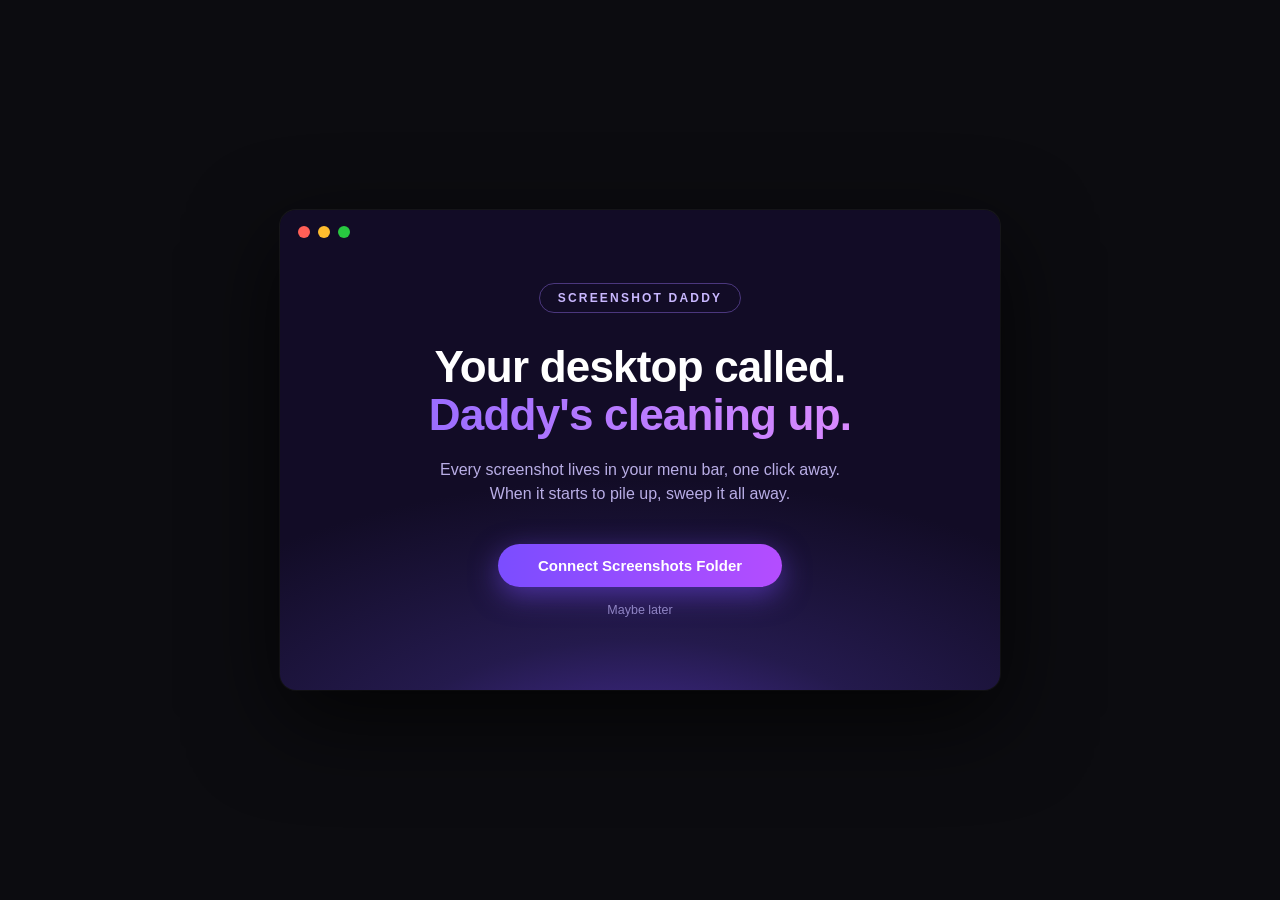
<file: welcome-final.html>
<!DOCTYPE html>
<html lang="en">
<head>
<meta charset="utf-8">
<title>Screenshot Daddy — Welcome (Final)</title>
<style>
  * { margin: 0; padding: 0; box-sizing: border-box; }
  body { font-family: -apple-system, BlinkMacSystemFont, "SF Pro Display", Helvetica, sans-serif;
    background: #0c0c10; min-height: 100vh; display: flex; align-items: center; justify-content: center; padding: 40px; }
  .window { width: 720px; height: 480px; border-radius: 16px; overflow: hidden; position: relative;
    box-shadow: 0 30px 90px rgba(0,0,0,.7), 0 0 0 1px rgba(255,255,255,.06);
    background: radial-gradient(ellipse 80% 62% at 50% 118%, #4a2f9e 0%, #241a4d 46%, #120c26 100%); }
  .traffic { position: absolute; top: 16px; left: 18px; display: flex; gap: 8px; }
  .traffic span { width: 12px; height: 12px; border-radius: 50%; }
  .traffic span:nth-child(1){ background:#ff5f57; } .traffic span:nth-child(2){ background:#febc2e; } .traffic span:nth-child(3){ background:#28c840; }
  .inner { height: 100%; display: flex; flex-direction: column; align-items: center; justify-content: center; text-align: center; padding: 40px; }
  .badge { font-size: 12px; font-weight: 600; letter-spacing: 2.2px; color: #c9b8ff;
    border: 1px solid rgba(160,120,255,.4); border-radius: 20px; padding: 7px 18px; margin-bottom: 30px; }
  h1 { font-size: 44px; font-weight: 700; letter-spacing: -.8px; line-height: 1.08; color: #fff; }
  h1 em { font-style: normal; background: linear-gradient(90deg,#9b6dff,#d98aff);
    -webkit-background-clip: text; background-clip: text; color: transparent; }
  .tag { color: #b9aee6; font-size: 16px; line-height: 1.5; margin-top: 20px; max-width: 460px; }
  .pill { display: inline-block; margin-top: 38px; padding: 13px 40px; border-radius: 30px; color: #fff; font-weight: 600; font-size: 15px;
    background: linear-gradient(90deg, #7b4dff, #b44dff); box-shadow: 0 8px 28px rgba(123,77,255,.5); }
  .later { margin-top: 16px; color: #8f84c4; font-size: 12.5px; }
</style>
</head>
<body>
  <div class="window">
    <div class="traffic"><span></span><span></span><span></span></div>
    <div class="inner">
      <div class="badge">SCREENSHOT DADDY</div>
      <h1>Your desktop called.<br><em>Daddy's cleaning up.</em></h1>
      <div class="tag">Every screenshot lives in your menu bar, one click away.<br>When it starts to pile up, sweep it all away.</div>
      <div class="pill">Connect Screenshots Folder</div>
      <div class="later">Maybe later</div>
    </div>
  </div>
</body>
</html>
</file>
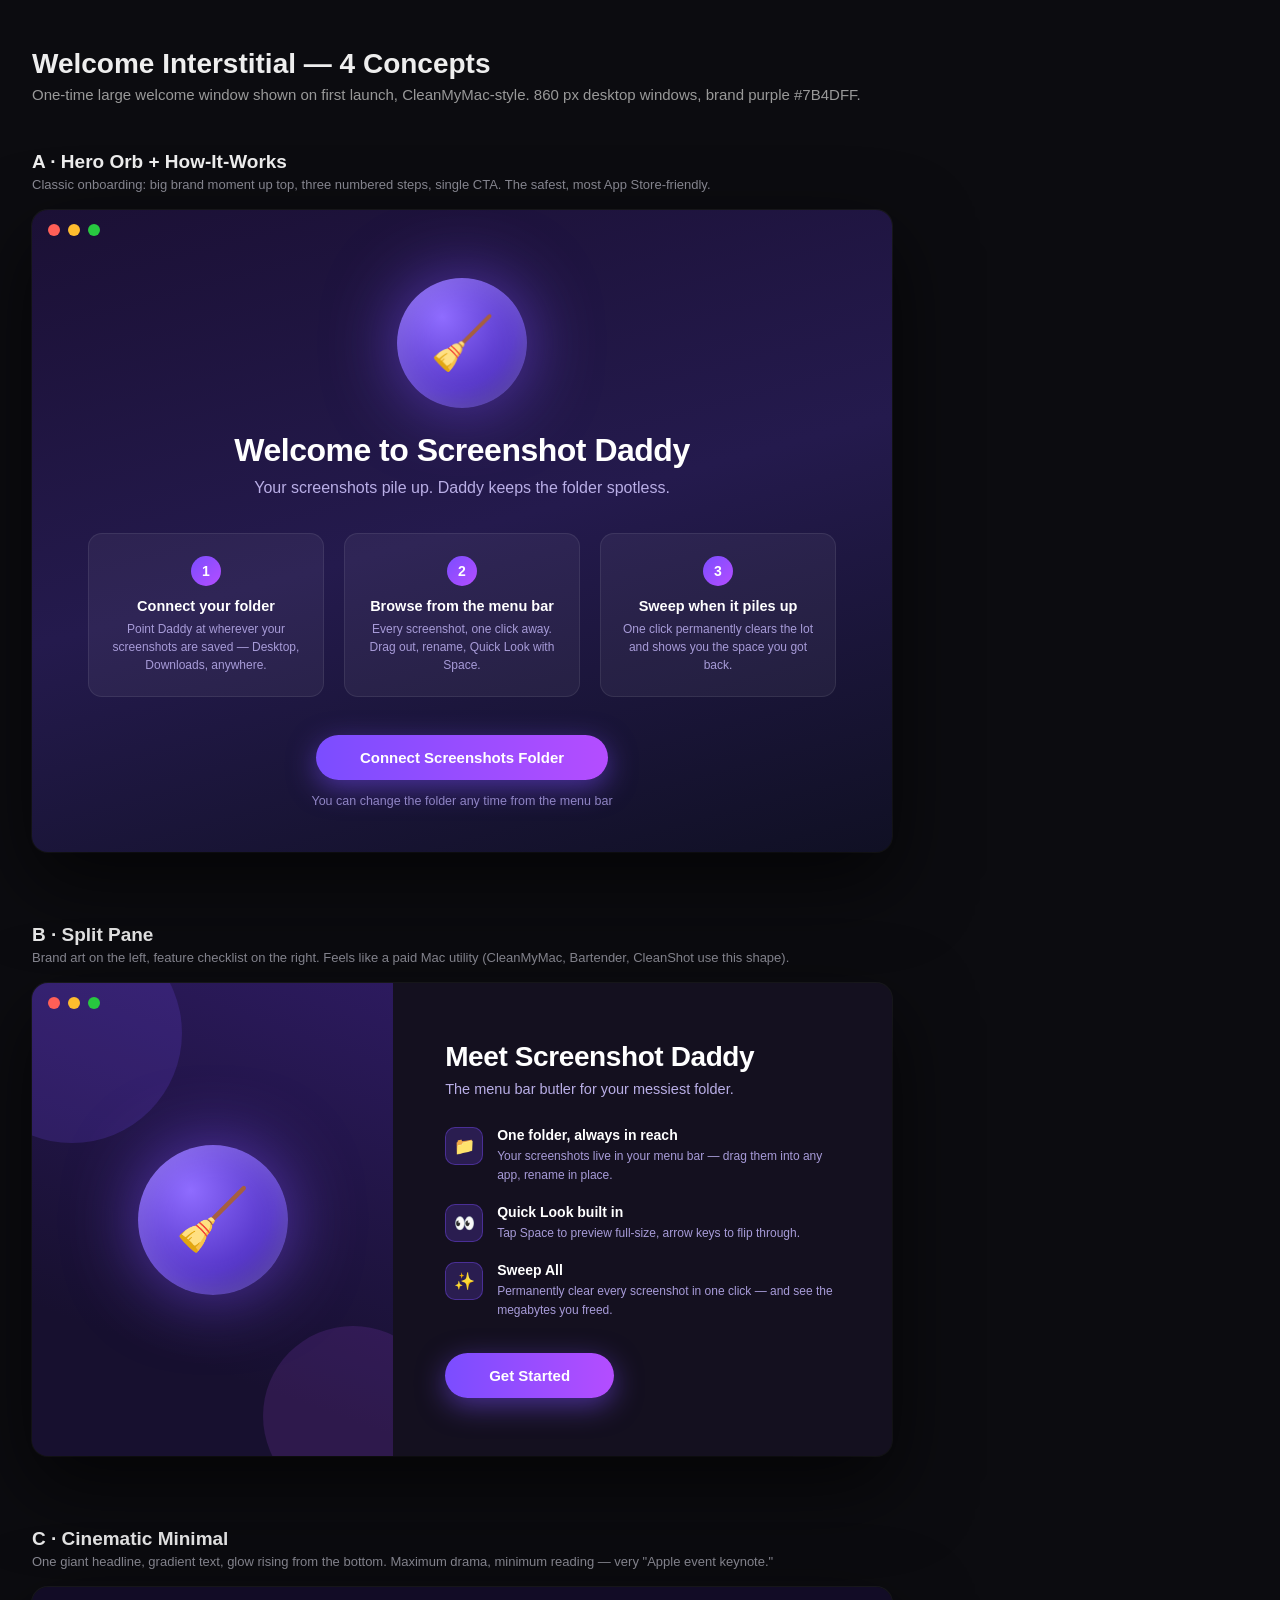
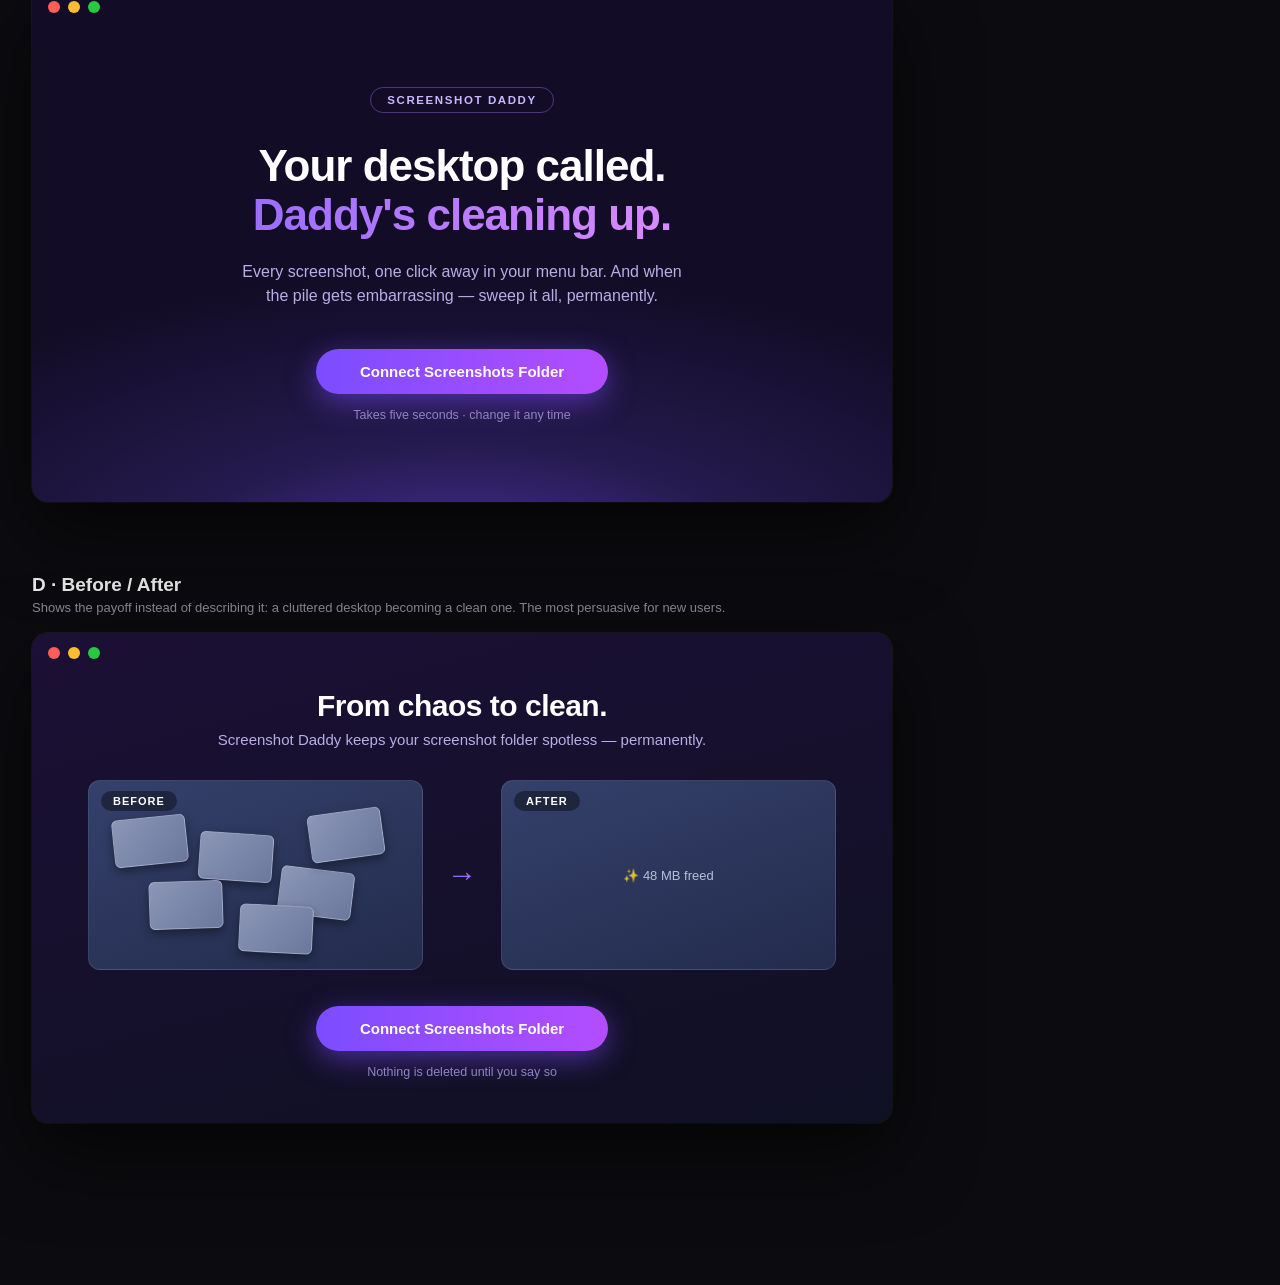
<file: welcome-interstitials.html>
<!DOCTYPE html>
<html lang="en">
<head>
<meta charset="utf-8">
<title>Screenshot Daddy — Welcome Interstitial Mockups</title>
<style>
  * { margin: 0; padding: 0; box-sizing: border-box; }
  body { font-family: -apple-system, BlinkMacSystemFont, "SF Pro Display", Helvetica, sans-serif;
    background: #0c0c10; color: #eee; padding: 48px 32px 90px; }
  h1 { font-size: 28px; font-weight: 700; margin-bottom: 6px; }
  .sub { color: #999; margin-bottom: 48px; font-size: 15px; }
  .concept { margin-bottom: 72px; }
  .concept > h2 { font-size: 19px; font-weight: 650; margin-bottom: 4px; }
  .concept > p { font-size: 13px; color: #8b8b95; margin-bottom: 18px; }

  .window { width: 860px; max-width: 100%; border-radius: 16px; overflow: hidden;
    box-shadow: 0 30px 80px rgba(0,0,0,.65), 0 0 0 1px rgba(255,255,255,.06); position: relative; }
  .traffic { position: absolute; top: 14px; left: 16px; display: flex; gap: 8px; z-index: 5; }
  .traffic span { width: 12px; height: 12px; border-radius: 50%; }
  .traffic span:nth-child(1){ background:#ff5f57; } .traffic span:nth-child(2){ background:#febc2e; } .traffic span:nth-child(3){ background:#28c840; }

  .orb { border-radius: 50%; background: radial-gradient(circle at 35% 30%, #8f6cff, #5636c9 60%, #2c1b72);
    box-shadow: 0 0 70px rgba(123,77,255,.6), inset 0 0 34px rgba(255,255,255,.22);
    display: flex; align-items: center; justify-content: center; }
  .pill { display: inline-block; padding: 14px 44px; border-radius: 30px; color: #fff; font-weight: 650; font-size: 15px;
    background: linear-gradient(90deg, #7b4dff, #b44dff); box-shadow: 0 8px 28px rgba(123,77,255,.5); }
  .skip { color: #8f84c4; font-size: 12.5px; margin-top: 14px; }

  /* ---- Concept A: Hero + 3 steps ---- */
  .cA { background: linear-gradient(165deg, #1b1035 0%, #241a4d 50%, #101024 100%); padding: 60px 56px 44px; text-align: center; }
  .cA .orb { width: 130px; height: 130px; margin: 8px auto 24px; font-size: 52px; }
  .cA h3 { font-size: 32px; font-weight: 800; color: #fff; letter-spacing: -.5px; }
  .cA .tag { color: #b9aee6; font-size: 16px; margin: 10px 0 36px; }
  .steps { display: flex; gap: 20px; margin-bottom: 38px; }
  .step { flex: 1; background: rgba(255,255,255,.05); border: 1px solid rgba(255,255,255,.08); border-radius: 14px; padding: 22px 18px; }
  .step .n { width: 30px; height: 30px; border-radius: 50%; margin: 0 auto 12px; background: linear-gradient(135deg,#7b4dff,#b44dff);
    display: flex; align-items: center; justify-content: center; font-weight: 700; font-size: 14px; color: #fff; }
  .step b { display: block; color: #fff; font-size: 14.5px; margin-bottom: 6px; }
  .step small { color: #a79bd8; font-size: 12px; line-height: 1.5; display: block; }

  /* ---- Concept B: Split pane ---- */
  .cB { display: flex; background: #14101f; }
  .cB-left { width: 42%; background: linear-gradient(200deg, #2c1a5e, #17102f 75%); display: flex; align-items: center; justify-content: center; padding: 60px 0; position: relative; overflow: hidden; }
  .cB-left::before, .cB-left::after { content: ""; position: absolute; border-radius: 50%; background: rgba(123,77,255,.18); }
  .cB-left::before { width: 220px; height: 220px; top: -60px; left: -70px; }
  .cB-left::after { width: 180px; height: 180px; bottom: -50px; right: -50px; background: rgba(180,77,255,.14); }
  .cB .orb { width: 150px; height: 150px; font-size: 60px; z-index: 2; }
  .cB-right { flex: 1; padding: 58px 52px; }
  .cB-right h3 { font-size: 28px; font-weight: 800; color: #fff; letter-spacing: -.4px; margin-bottom: 8px; }
  .cB-right .tag { color: #b9aee6; font-size: 14.5px; margin-bottom: 30px; }
  .feat { display: flex; gap: 14px; margin-bottom: 20px; align-items: flex-start; }
  .feat .ic { width: 38px; height: 38px; border-radius: 10px; background: rgba(123,77,255,.22); border: 1px solid rgba(123,77,255,.4);
    display: flex; align-items: center; justify-content: center; font-size: 17px; flex-shrink: 0; }
  .feat b { display: block; color: #fff; font-size: 14px; margin-bottom: 3px; }
  .feat small { color: #a79bd8; font-size: 12px; line-height: 1.5; }
  .cB-right .pill { margin-top: 14px; }

  /* ---- Concept C: Cinematic minimal ---- */
  .cC { background: radial-gradient(ellipse 80% 60% at 50% 115%, #4a2f9e 0%, #241a4d 45%, #120c26 100%); padding: 100px 60px 80px; text-align: center; }
  .cC .badge { display: inline-block; font-size: 11.5px; font-weight: 650; letter-spacing: 1.6px; color: #c9b8ff;
    border: 1px solid rgba(160,120,255,.4); border-radius: 20px; padding: 6px 16px; margin-bottom: 28px; }
  .cC h3 { font-size: 44px; font-weight: 800; color: #fff; letter-spacing: -1px; line-height: 1.12; }
  .cC h3 em { font-style: normal; background: linear-gradient(90deg,#9b6dff,#d98aff); -webkit-background-clip: text; background-clip: text; color: transparent; }
  .cC .tag { color: #b9aee6; font-size: 16px; margin: 20px auto 40px; max-width: 440px; line-height: 1.55; }

  /* ---- Concept D: Before / After ---- */
  .cD { background: linear-gradient(165deg, #1b1035, #101024); padding: 56px 56px 44px; text-align: center; }
  .cD h3 { font-size: 30px; font-weight: 800; color: #fff; letter-spacing: -.5px; margin-bottom: 8px; }
  .cD .tag { color: #b9aee6; font-size: 15px; margin-bottom: 32px; }
  .ba { display: flex; gap: 24px; align-items: center; margin-bottom: 36px; }
  .desk { flex: 1; border-radius: 12px; height: 190px; position: relative; overflow: hidden; border: 1px solid rgba(255,255,255,.1); }
  .desk .lbl { position: absolute; top: 10px; left: 12px; font-size: 11px; font-weight: 700; letter-spacing: 1px; color: #fff;
    background: rgba(0,0,0,.4); border-radius: 12px; padding: 4px 12px; z-index: 3; }
  .desk-before { background: linear-gradient(160deg, #35406b, #232c4d); }
  .mess { position: absolute; width: 74px; height: 48px; border-radius: 6px; background: linear-gradient(135deg,#8b96b8,#6b779c);
    box-shadow: 0 4px 10px rgba(0,0,0,.4); border: 1px solid rgba(255,255,255,.25); }
  .desk-after { background: linear-gradient(160deg, #35406b, #232c4d); display: flex; align-items: center; justify-content: center; }
  .desk-after .zen { color: #cfd6ec; font-size: 13px; opacity: .85; }
  .arrow { font-size: 30px; color: #9b6dff; flex-shrink: 0; }
</style>
</head>
<body>
  <h1>Welcome Interstitial — 4 Concepts</h1>
  <div class="sub">One-time large welcome window shown on first launch, CleanMyMac-style. 860 px desktop windows, brand purple #7B4DFF.</div>

  <!-- A -->
  <div class="concept">
    <h2>A · Hero Orb + How-It-Works</h2>
    <p>Classic onboarding: big brand moment up top, three numbered steps, single CTA. The safest, most App Store-friendly.</p>
    <div class="window cA">
      <div class="traffic"><span></span><span></span><span></span></div>
      <div class="orb">🧹</div>
      <h3>Welcome to Screenshot Daddy</h3>
      <div class="tag">Your screenshots pile up. Daddy keeps the folder spotless.</div>
      <div class="steps">
        <div class="step"><div class="n">1</div><b>Connect your folder</b><small>Point Daddy at wherever your screenshots are saved — Desktop, Downloads, anywhere.</small></div>
        <div class="step"><div class="n">2</div><b>Browse from the menu bar</b><small>Every screenshot, one click away. Drag out, rename, Quick Look with Space.</small></div>
        <div class="step"><div class="n">3</div><b>Sweep when it piles up</b><small>One click permanently clears the lot and shows you the space you got back.</small></div>
      </div>
      <span class="pill">Connect Screenshots Folder</span>
      <div class="skip">You can change the folder any time from the menu bar</div>
    </div>
  </div>

  <!-- B -->
  <div class="concept">
    <h2>B · Split Pane</h2>
    <p>Brand art on the left, feature checklist on the right. Feels like a paid Mac utility (CleanMyMac, Bartender, CleanShot use this shape).</p>
    <div class="window cB">
      <div class="traffic"><span></span><span></span><span></span></div>
      <div class="cB-left"><div class="orb">🧹</div></div>
      <div class="cB-right">
        <h3>Meet Screenshot Daddy</h3>
        <div class="tag">The menu bar butler for your messiest folder.</div>
        <div class="feat"><div class="ic">📁</div><div><b>One folder, always in reach</b><small>Your screenshots live in your menu bar — drag them into any app, rename in place.</small></div></div>
        <div class="feat"><div class="ic">👀</div><div><b>Quick Look built in</b><small>Tap Space to preview full-size, arrow keys to flip through.</small></div></div>
        <div class="feat"><div class="ic">✨</div><div><b>Sweep All</b><small>Permanently clear every screenshot in one click — and see the megabytes you freed.</small></div></div>
        <span class="pill">Get Started</span>
      </div>
    </div>
  </div>

  <!-- C -->
  <div class="concept">
    <h2>C · Cinematic Minimal</h2>
    <p>One giant headline, gradient text, glow rising from the bottom. Maximum drama, minimum reading — very "Apple event keynote."</p>
    <div class="window cC">
      <div class="traffic"><span></span><span></span><span></span></div>
      <div class="badge">SCREENSHOT DADDY</div>
      <h3>Your desktop called.<br><em>Daddy's cleaning up.</em></h3>
      <div class="tag">Every screenshot, one click away in your menu bar. And when the pile gets embarrassing — sweep it all, permanently.</div>
      <span class="pill">Connect Screenshots Folder</span>
      <div class="skip">Takes five seconds · change it any time</div>
    </div>
  </div>

  <!-- D -->
  <div class="concept">
    <h2>D · Before / After</h2>
    <p>Shows the payoff instead of describing it: a cluttered desktop becoming a clean one. The most persuasive for new users.</p>
    <div class="window cD">
      <div class="traffic"><span></span><span></span><span></span></div>
      <h3>From chaos to clean.</h3>
      <div class="tag">Screenshot Daddy keeps your screenshot folder spotless — permanently.</div>
      <div class="ba">
        <div class="desk desk-before">
          <div class="lbl">BEFORE</div>
          <div class="mess" style="top:36px; left:24px; transform:rotate(-6deg);"></div>
          <div class="mess" style="top:52px; left:110px; transform:rotate(4deg);"></div>
          <div class="mess" style="top:100px; left:60px; transform:rotate(-2deg);"></div>
          <div class="mess" style="top:88px; left:190px; transform:rotate(7deg);"></div>
          <div class="mess" style="top:30px; left:220px; transform:rotate(-8deg);"></div>
          <div class="mess" style="top:124px; left:150px; transform:rotate(3deg);"></div>
        </div>
        <div class="arrow">→</div>
        <div class="desk desk-after">
          <div class="lbl">AFTER</div>
          <div class="zen">✨ 48 MB freed</div>
        </div>
      </div>
      <span class="pill">Connect Screenshots Folder</span>
      <div class="skip">Nothing is deleted until you say so</div>
    </div>
  </div>
</body>
</html>
</file>
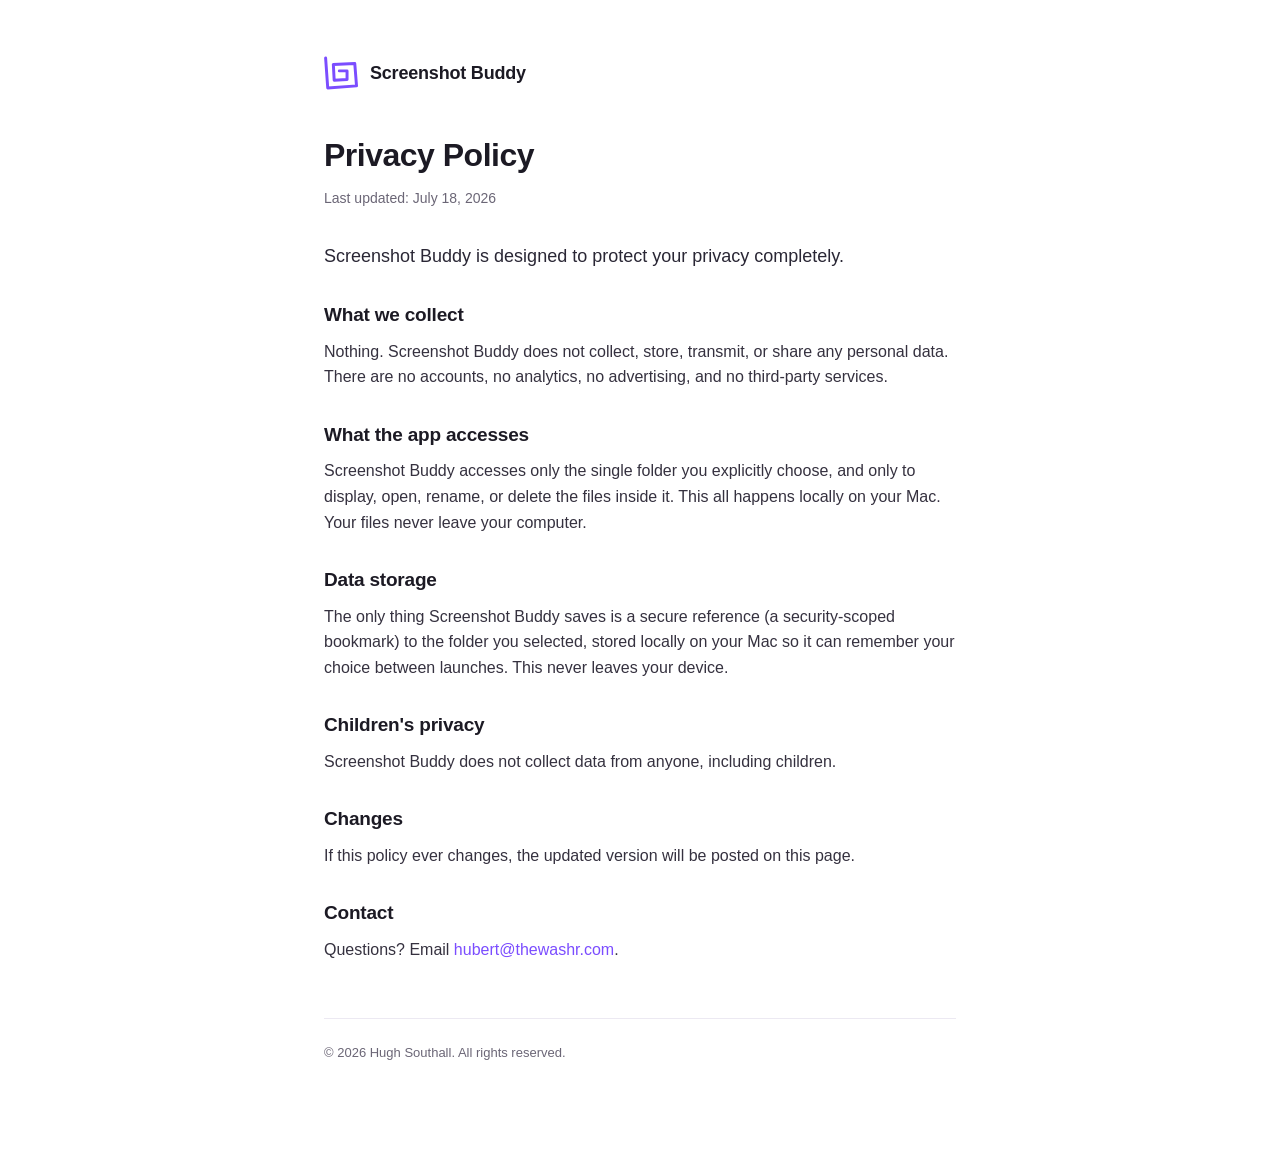
<file: docs/privacy.html>
<!DOCTYPE html>
<html lang="en">
<head>
<meta charset="utf-8">
<meta name="viewport" content="width=device-width, initial-scale=1">
<title>Privacy Policy · Screenshot Buddy</title>
<link rel="stylesheet" href="style.css">
</head>
<body>
<div class="wrap">
  <a class="brand" href="index.html">
    <svg viewBox="260 242 528 518" xmlns="http://www.w3.org/2000/svg"><path fill="none" stroke="#7B4DFF" stroke-width="46" stroke-linecap="round" stroke-linejoin="round" d="M498 468 L618 468 L618 601 L418 614 L405 368 L738 355 L765 701 L318 734 L285 268"/></svg>
    <b>Screenshot Buddy</b>
  </a>

  <h1>Privacy Policy</h1>
  <p class="updated">Last updated: July 18, 2026</p>

  <p class="lead">Screenshot Buddy is designed to protect your privacy completely.</p>

  <h2>What we collect</h2>
  <p>Nothing. Screenshot Buddy does not collect, store, transmit, or share any personal data. There are no accounts, no analytics, no advertising, and no third-party services.</p>

  <h2>What the app accesses</h2>
  <p>Screenshot Buddy accesses only the single folder you explicitly choose, and only to display, open, rename, or delete the files inside it. This all happens locally on your Mac. Your files never leave your computer.</p>

  <h2>Data storage</h2>
  <p>The only thing Screenshot Buddy saves is a secure reference (a security-scoped bookmark) to the folder you selected, stored locally on your Mac so it can remember your choice between launches. This never leaves your device.</p>

  <h2>Children's privacy</h2>
  <p>Screenshot Buddy does not collect data from anyone, including children.</p>

  <h2>Changes</h2>
  <p>If this policy ever changes, the updated version will be posted on this page.</p>

  <h2>Contact</h2>
  <p>Questions? Email <a href="mailto:hubert@thewashr.com">hubert@thewashr.com</a>.</p>

  <footer>© 2026 Hugh Southall. All rights reserved.</footer>
</div>
</body>
</html>
</file>
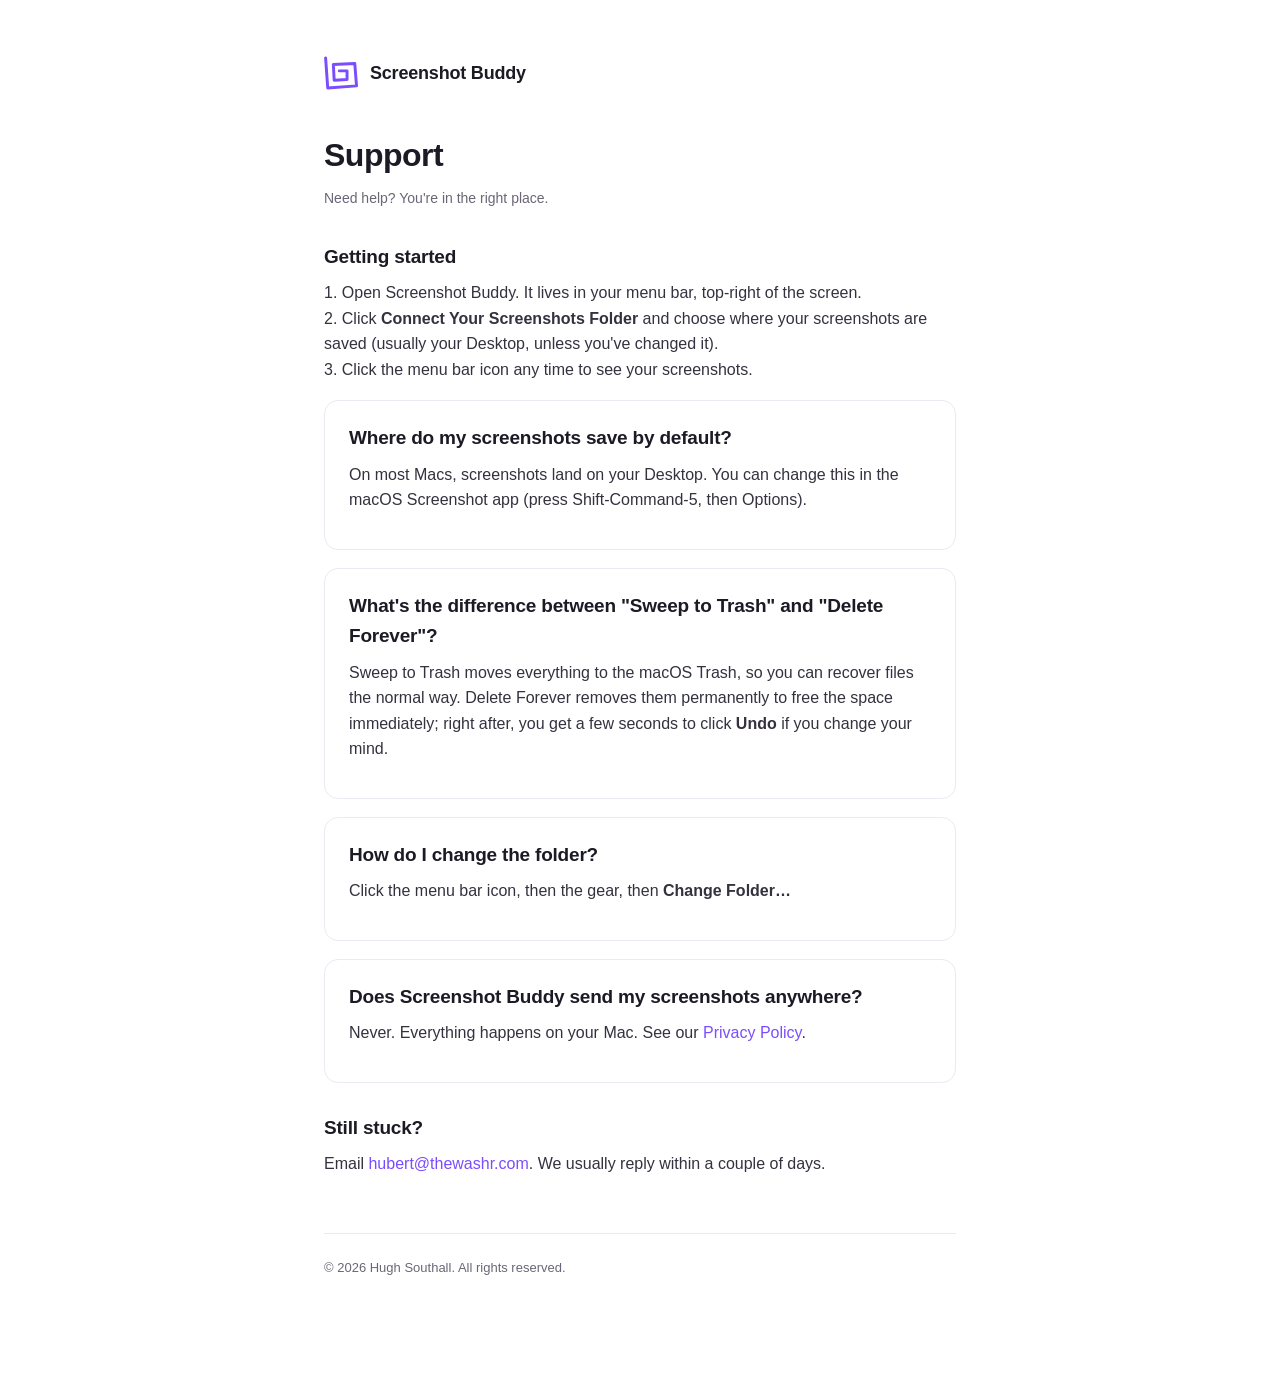
<file: docs/support.html>
<!DOCTYPE html>
<html lang="en">
<head>
<meta charset="utf-8">
<meta name="viewport" content="width=device-width, initial-scale=1">
<title>Support · Screenshot Buddy</title>
<link rel="stylesheet" href="style.css">
</head>
<body>
<div class="wrap">
  <a class="brand" href="index.html">
    <svg viewBox="260 242 528 518" xmlns="http://www.w3.org/2000/svg"><path fill="none" stroke="#7B4DFF" stroke-width="46" stroke-linecap="round" stroke-linejoin="round" d="M498 468 L618 468 L618 601 L418 614 L405 368 L738 355 L765 701 L318 734 L285 268"/></svg>
    <b>Screenshot Buddy</b>
  </a>

  <h1>Support</h1>
  <p class="updated">Need help? You're in the right place.</p>

  <h2>Getting started</h2>
  <p>1. Open Screenshot Buddy. It lives in your menu bar, top-right of the screen.<br>
     2. Click <b>Connect Your Screenshots Folder</b> and choose where your screenshots are saved (usually your Desktop, unless you've changed it).<br>
     3. Click the menu bar icon any time to see your screenshots.</p>

  <div class="card">
    <h2>Where do my screenshots save by default?</h2>
    <p>On most Macs, screenshots land on your Desktop. You can change this in the macOS Screenshot app (press Shift-Command-5, then Options).</p>
  </div>

  <div class="card">
    <h2>What's the difference between "Sweep to Trash" and "Delete Forever"?</h2>
    <p>Sweep to Trash moves everything to the macOS Trash, so you can recover files the normal way. Delete Forever removes them permanently to free the space immediately; right after, you get a few seconds to click <b>Undo</b> if you change your mind.</p>
  </div>

  <div class="card">
    <h2>How do I change the folder?</h2>
    <p>Click the menu bar icon, then the gear, then <b>Change Folder…</b></p>
  </div>

  <div class="card">
    <h2>Does Screenshot Buddy send my screenshots anywhere?</h2>
    <p>Never. Everything happens on your Mac. See our <a href="privacy.html">Privacy Policy</a>.</p>
  </div>

  <h2>Still stuck?</h2>
  <p>Email <a href="mailto:hubert@thewashr.com">hubert@thewashr.com</a>. We usually reply within a couple of days.</p>

  <footer>© 2026 Hugh Southall. All rights reserved.</footer>
</div>
</body>
</html>
</file>
<file: docs/style.css>
:root {
  --purple: #7B4DFF;
  --purple-2: #B44DFF;
  --ink: #1c1a24;
  --muted: #6b6676;
  --line: #ece9f2;
  --bg: #ffffff;
}
* { margin: 0; padding: 0; box-sizing: border-box; }
body {
  font-family: -apple-system, BlinkMacSystemFont, "SF Pro Text", "Segoe UI", Helvetica, Arial, sans-serif;
  color: var(--ink);
  background: var(--bg);
  line-height: 1.6;
  -webkit-font-smoothing: antialiased;
}
.wrap { max-width: 680px; margin: 0 auto; padding: 56px 24px 100px; }
.brand { display: flex; align-items: center; gap: 12px; margin-bottom: 40px; text-decoration: none; color: var(--ink); }
.brand svg { width: 34px; height: 34px; }
.brand b { font-size: 18px; font-weight: 700; letter-spacing: -0.2px; }
h1 { font-size: 32px; font-weight: 800; letter-spacing: -0.5px; margin-bottom: 6px; }
.updated { color: var(--muted); font-size: 14px; margin-bottom: 32px; }
h2 { font-size: 19px; font-weight: 700; margin: 30px 0 8px; letter-spacing: -0.2px; }
p { margin-bottom: 14px; color: #35313f; }
a { color: var(--purple); text-decoration: none; }
a:hover { text-decoration: underline; }
.lead { font-size: 18px; color: #2a2735; }
.card { border: 1px solid var(--line); border-radius: 14px; padding: 22px 24px; margin: 18px 0; }
.card h2 { margin-top: 0; }
footer { margin-top: 56px; padding-top: 24px; border-top: 1px solid var(--line); color: var(--muted); font-size: 13px; }
.pill {
  display: inline-block; background: linear-gradient(90deg, var(--purple), var(--purple-2));
  color: #fff; font-weight: 650; font-size: 15px; padding: 12px 26px; border-radius: 26px;
  margin-top: 8px; box-shadow: 0 6px 20px rgba(123,77,255,.3);
}
.pill:hover { text-decoration: none; opacity: .92; }
@media (prefers-color-scheme: dark) {
  :root { --ink: #ececf2; --muted: #9993a8; --line: #2a2734; --bg: #14121b; }
  p { color: #c9c5d4; }
  .lead { color: #d6d2e0; }
}
</file>
